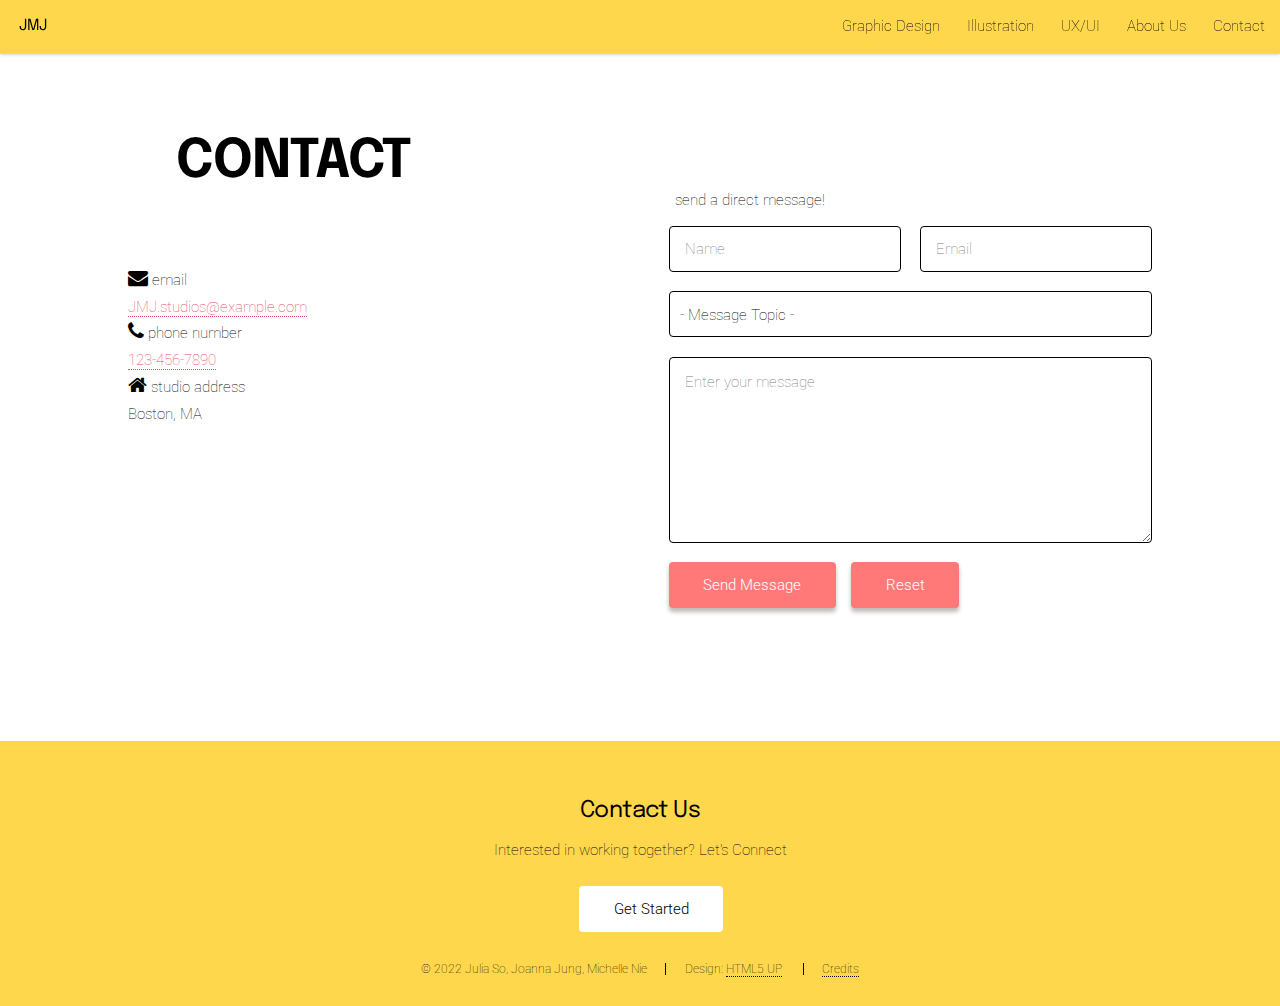
<file: html5up-landed/contacts.html>
<html>
	<head>
		<title>Contact | JMJ Studio</title>
		<meta charset="utf-8" />
		<meta name="viewport" content="width=device-width, initial-scale=1, user-scalable=no" />
		<link rel="stylesheet" href="assets/css/main.css" />
		<noscript><link rel="stylesheet" href="assets/css/noscript.css" /></noscript>
		<link rel="stylesheet" href="https://cdnjs.cloudflare.com/ajax/libs/font-awesome/4.7.0/css/font-awesome.min.css">
		<link href="assets/lightbox2-dev/dist/css/lightbox.css" rel="stylesheet" />
		<style>
		@import url('https://fonts.googleapis.com/css2?family=Epilogue:wght@100;300;400;500;700;900&display=swap');
		</style>
	</head>
	<body class="is-preload">
		<div id="page-wrapper">

			<!-- Header -->
				<header id="header">
					<h1 id="logo"><a href="index.html">JMJ</a></h1>
					<nav id="nav">
						<ul>
							<li><a href="graphicdesign.html" class="nav">Graphic Design</a></li>
							<li><a href="illustration.html" class="nav">Illustration</a></li>
							<li><a href="#" class="nav">UX/UI</a></li>
							<li><a href="about.html" class="nav">About Us</a></li>
							<li><a href="contacts.html" class="nav">Contact</a></li>
						</ul>
					</nav>
				</header>
			<!-- Main -->
				<div id="main" class="wrapper style1">
					<div class="cont">
						<div class="row gtr-150">
							<div class="col-6 col-12-medium">
								<h2 class="cont">CONTACT</h2>
									<p class="cont-info" id="cont-top"><i class="fa fa-envelope" style="font-size:20px"></i> email</p> <a href = "mailto: JMJ.studios@example.com" id="cont-href"></i>JMJ.studios@example.com</a>
									<p class="cont-info"><i class="fa fa-phone" style="font-size:20px"></i> phone number</p> <a href="tel:123-456-7890" id="cont-href">123-456-7890</a>
									<p class="cont-info"><i class="fa fa-home" style="font-size:20px"></i> studio address</p>
									<p style="color: black;">Boston, MA</p>
							</div>
					
							<div class="col-6 col-12-medium">
							<form method="post" action="#">
								<p style="color: black; margin: 5vw 0 1vw 0.5vw;">send a direct message!</p>
									<div class="row gtr-uniform gtr-50">

										<div class="col-6 col-12-xsmall">
											<input type="text" name="name" id="name" value="" placeholder="Name" class="cont"/>
										</div>
										<div id="InputEmail"class="col-6 col-12-xsmall">
											<input type="email" name="email" id="email" value="" placeholder="Email" class="cont"/>
										</div>
										<div class="col-12">
											<select name="category" id="category" class="cont" style="color: black;">
												<option value="">- Message Topic -</option>
												<option value="1">Company Design</option>
												<option value="1">Independent Project</option>
												<option value="1">Commission Work</option>
												<option value="1">Others</option>
											</select>
										</div>
										
										<div class="col-12">
											<textarea name="message" id="message" placeholder="Enter your message" rows="6" style="color: black;"></textarea>
										</div>
										<div class="col-12">
											<ul class="actions">
												<li><input type="submit" value="Send Message"/></li>
												<li><input type="reset" value="Reset" /></li>
											</ul>
										</div>
									</div>
								</form>	
						</div>
					</div>
				</div>
			</div>
			<!-- Footer -->
				<footer id="footer">
					<div class="container">
						<header>
							<h2 class="h2_contact">Contact Us</h2>
							<p class="p_contact">Interested in working together? Let's Connect</p>
						</header>
							<div>
								<ul class="button_contact">
									<li> <a href="contacts.html"" id="button_contact">Get Started</a></li>
								</ul>
							</div>
					</div>
					<ul class="copyright">
						<li>&copy; 2022 Julia So, Joanna Jung, Michelle Nie</li><li>Design: <a href="http://html5up.net">HTML5 UP</a></li>
						<li><a href="credits.html">Credits</a></li>
					</ul>
				</footer>
			
	
		<!-- Scripts -->
			<script src="assets/js/jquery.min.js"></script>
			<script src="assets/js/jquery.scrolly.min.js"></script>
			<script src="assets/js/jquery.dropotron.min.js"></script>
			<script src="assets/js/jquery.scrollex.min.js"></script>
			<script src="assets/js/browser.min.js"></script>
			<script src="assets/js/breakpoints.min.js"></script>
			<script src="assets/js/util.js"></script>
			<script src="assets/js/main.js"></script>
			<script src="assets/lightbox2-dev/dist/js/lightbox-plus-jquery.js"></script>

	</body>
</html>
</file>
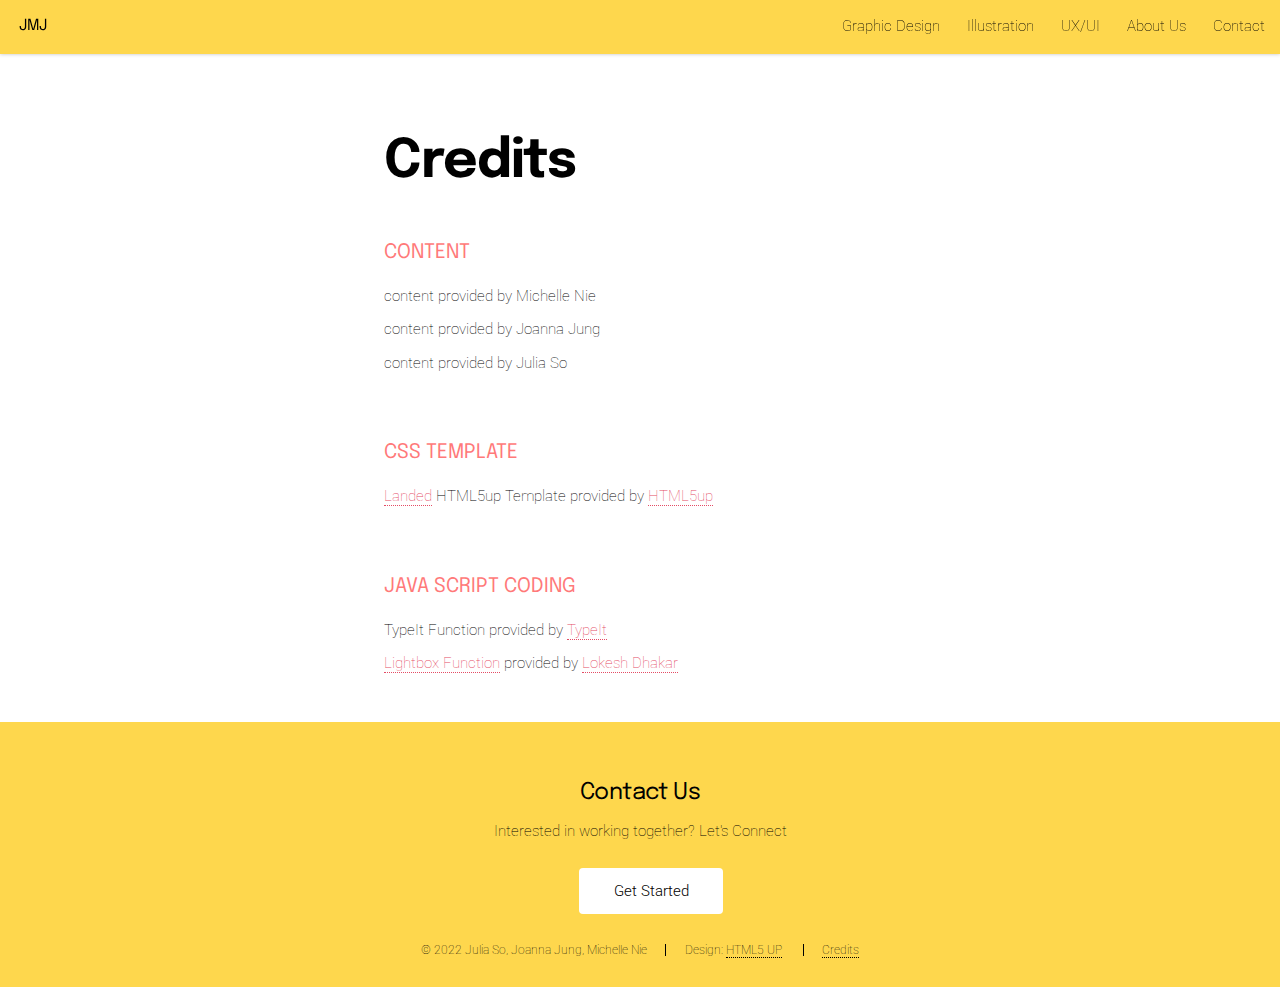
<file: html5up-landed/credits.html>
<!DOCTYPE HTML>
<!--
	Landed by HTML5 UP
	html5up.net | @ajlkn
	Free for personal and commercial use under the CCA 3.0 license (html5up.net/license)
-->
<html>
	<head>
		<title>Credits | JMJ Studio</title>
		<meta charset="utf-8" />
		<meta name="viewport" content="width=device-width, initial-scale=1, user-scalable=no" />
		<link rel="stylesheet" href="assets/css/main.css" />
		<noscript><link rel="stylesheet" href="assets/css/noscript.css" /></noscript>
		<link href="assets/lightbox2-dev/dist/css/lightbox.css" rel="stylesheet" />
		<style>
		@import url('https://fonts.googleapis.com/css2?family=Epilogue:wght@100;300;400;500;700;900&display=swap');
		</style>
	</head>
	<body class="is-preload">
		<div id="page-wrapper">

			<!-- Header -->
				<header id="header">
					<h1 id="logo"><a href="index.html">JMJ</a></h1>
					<nav id="nav">
						<ul>
							<li><a href="graphicdesign.html" class="nav">Graphic Design</a></li>
							<li><a href="illustration.html" class="nav">Illustration</a></li>
							<li><a href="#" class="nav">UX/UI</a></li>
							<li><a href="about.html" class="nav">About Us</a></li>
							<li><a href="contacts.html" class="nav">Contact</a></li>
						</ul>
					</nav>
				</header>

			<!-- Main -->
			<div id="main" class="wrapper style1">
					<div class="content">
					
					
					<h2 class="cred">Credits</h2>
					
					<h1 class="cred1">CONTENT</h1>
						<p class="cred">content provided by Michelle Nie</p>
						<p class="cred">content provided by Joanna Jung</p>
						<p class="cred">content provided by Julia So</p>
					</div>
					
					<div class="content">
					<h1 class="cred2">CSS TEMPLATE</h1>
						<p class="cred"><a href="https://html5up.net/landed">Landed</a> HTML5up Template provided by <a href="https://html5up.net/">HTML5up</a></p>
					</div>
					
					<div class="content">
					<h1 class="cred3">JAVA SCRIPT CODING</h1>
						<p class="cred">TypeIt Function provided by <a href="https://www.typeitjs.com/">TypeIt</a></p>
						<p class="cred"><a href="https://lokeshdhakar.com/projects/lightbox2/">Lightbox Function</a> provided by <a href="https://lokeshdhakar.com/">Lokesh Dhakar</a></p>
					</div>
				</div>

			<!-- Footer -->
				<footer id="footer">
					<div class="container">
						<header>
							<h2 class="h2_contact">Contact Us</h2>
							<p class="p_contact">Interested in working together? Let's Connect</p>
						</header>
							<div>
								<ul class="button_contact">
									<li> <a href="contacts.html"" id="button_contact">Get Started</a></li>
								</ul>
							</div>
					</div>
					<ul class="copyright">
						<li>&copy; 2022 Julia So, Joanna Jung, Michelle Nie</li><li>Design: <a href="http://html5up.net">HTML5 UP</a></li>
						<li><a href="credits.html">Credits</a></li>
					</ul>
				</footer>
		</div>

		<!-- Scripts -->
			<script src="assets/js/jquery.min.js"></script>
			<script src="assets/js/jquery.scrolly.min.js"></script>
			<script src="assets/js/jquery.dropotron.min.js"></script>
			<script src="assets/js/jquery.scrollex.min.js"></script>
			<script src="assets/js/browser.min.js"></script>
			<script src="assets/js/breakpoints.min.js"></script>
			<script src="assets/js/util.js"></script>
			<script src="assets/js/main.js"></script>
			<script src="assets/lightbox2-dev/dist/js/lightbox-plus-jquery.js"></script>
	</body>
</html>
</file>
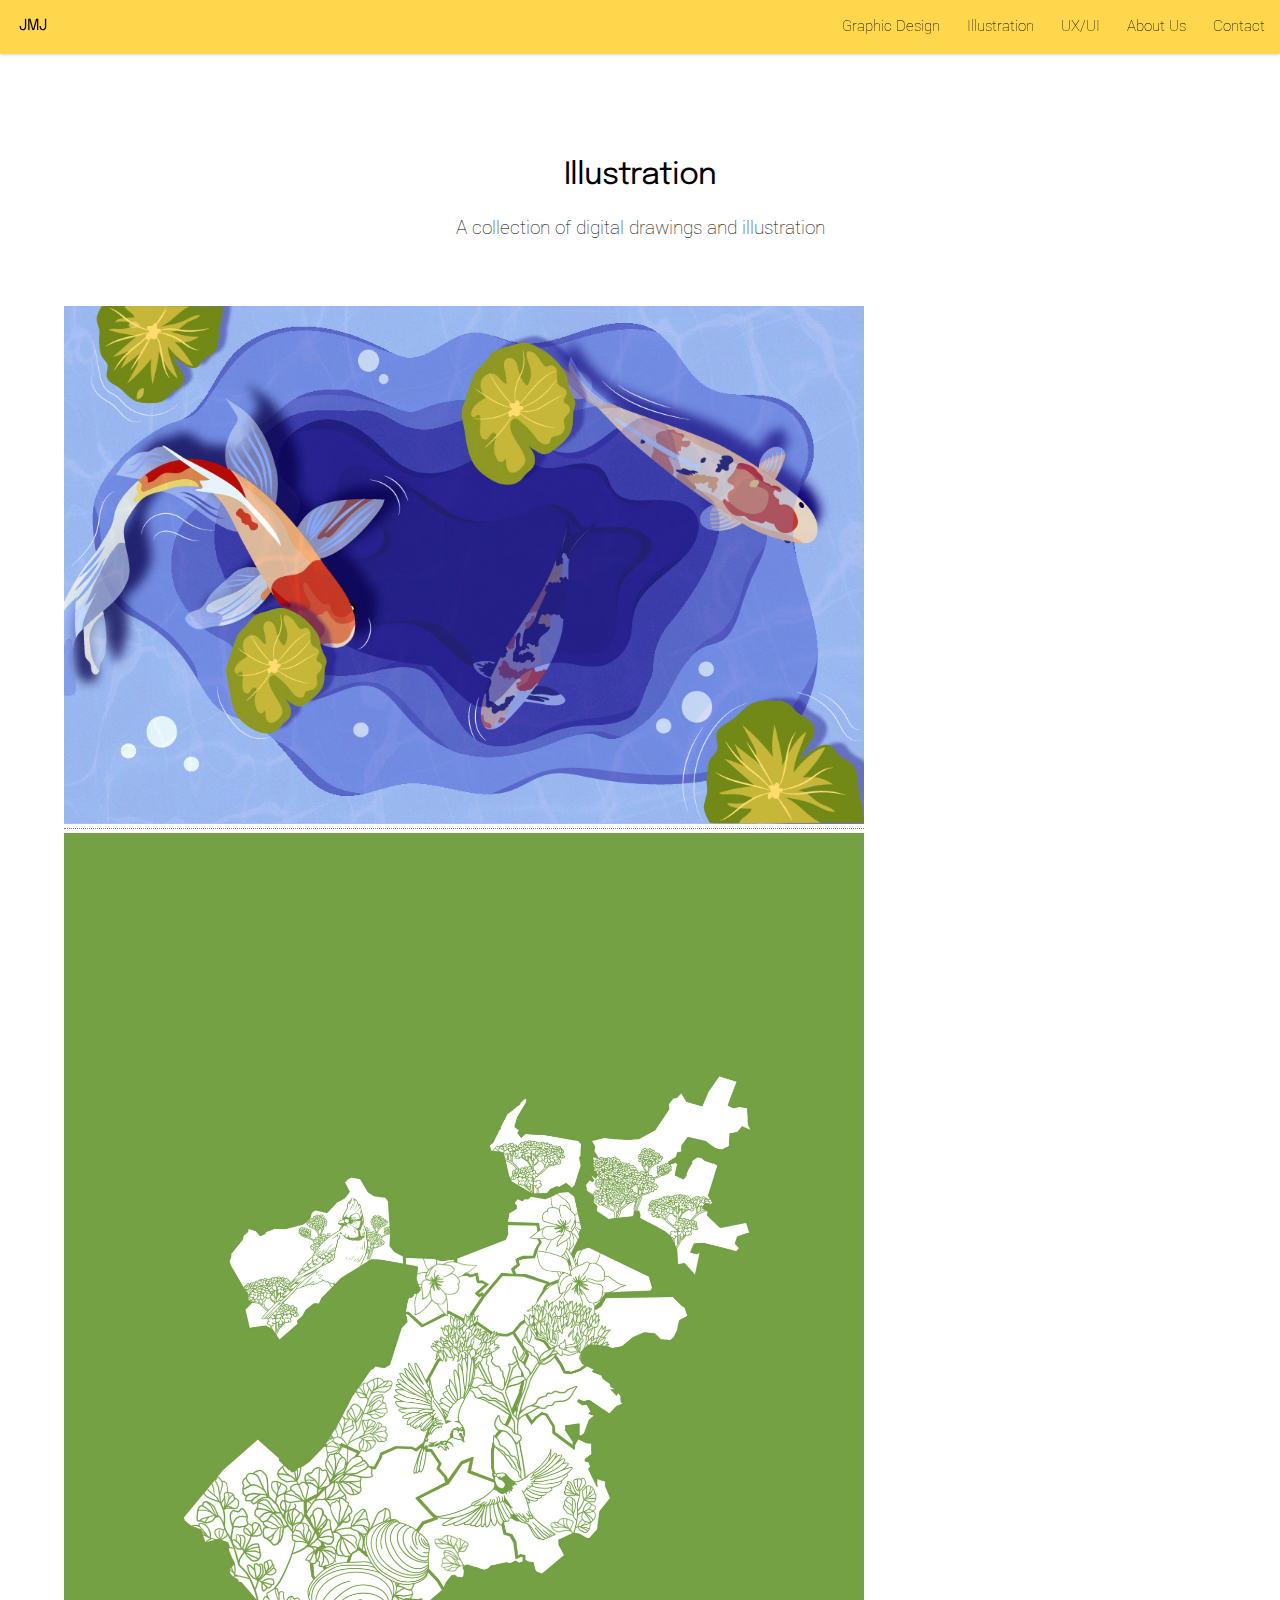
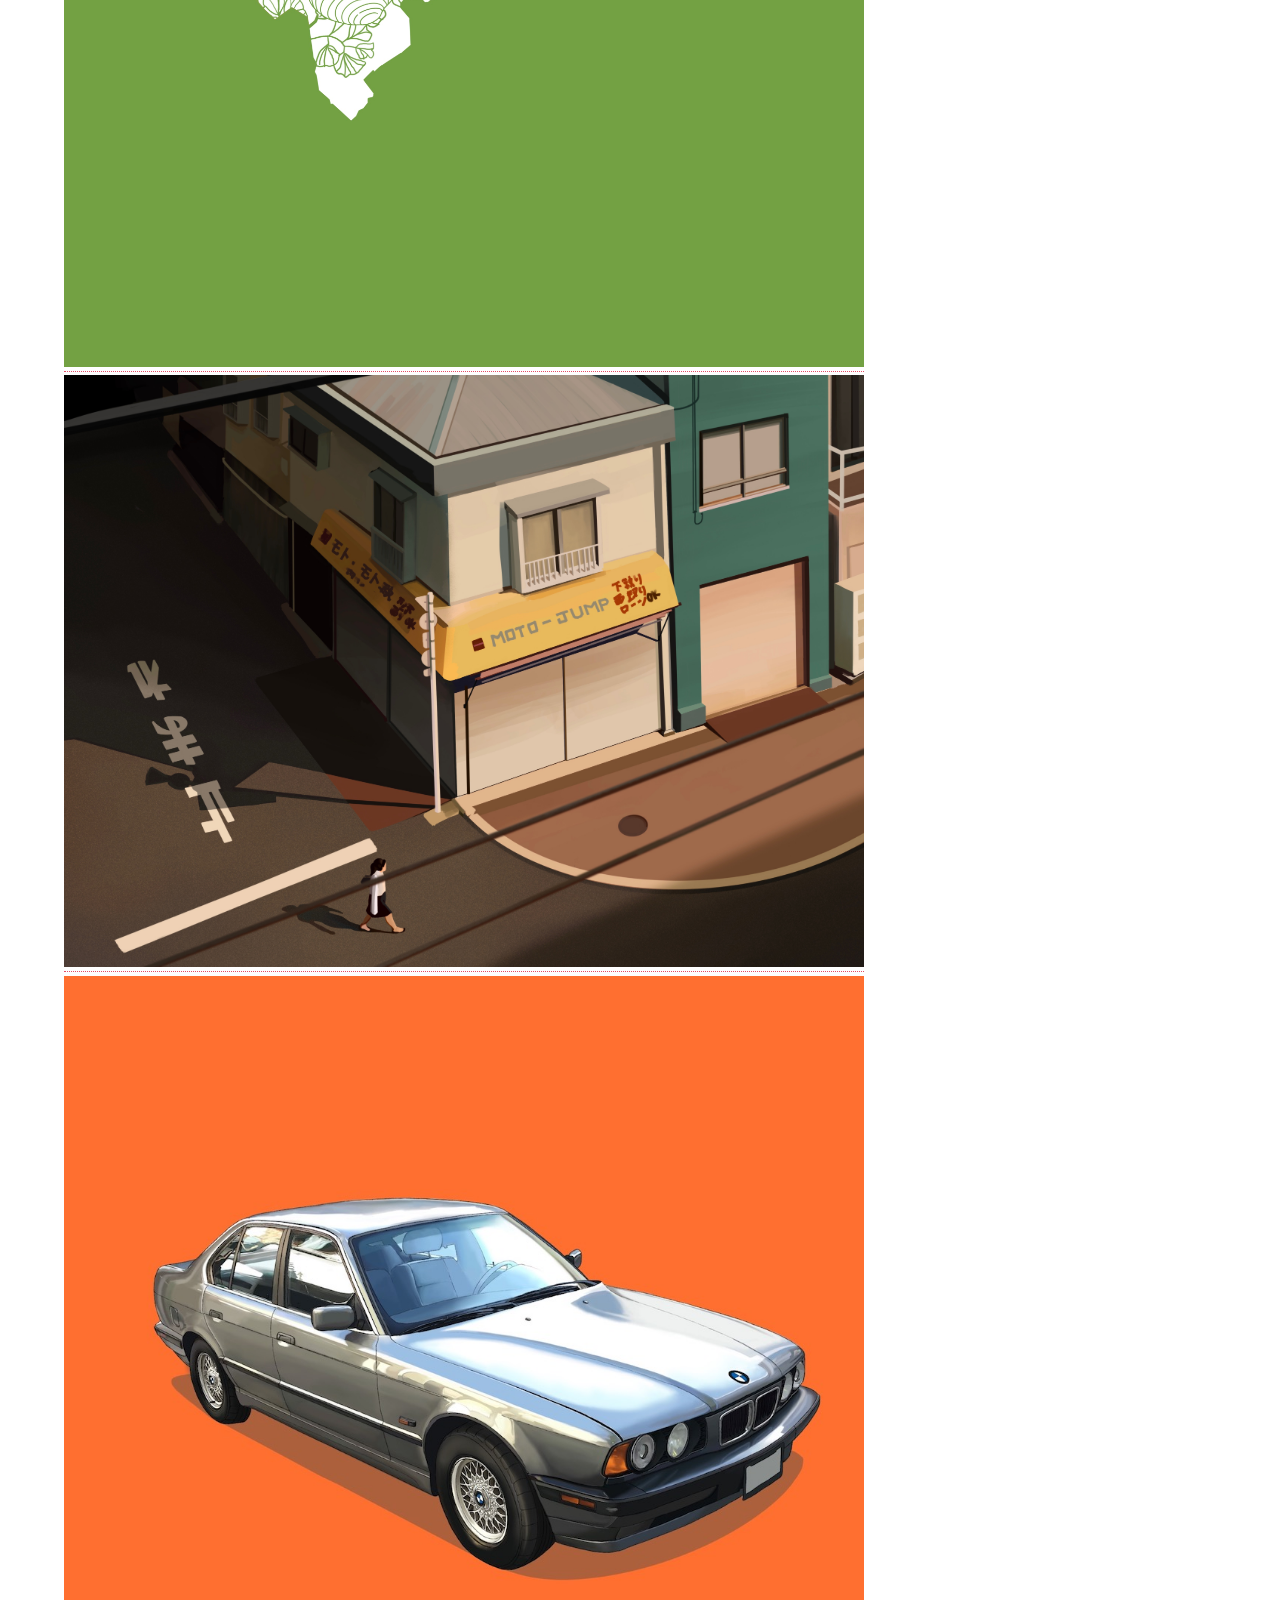
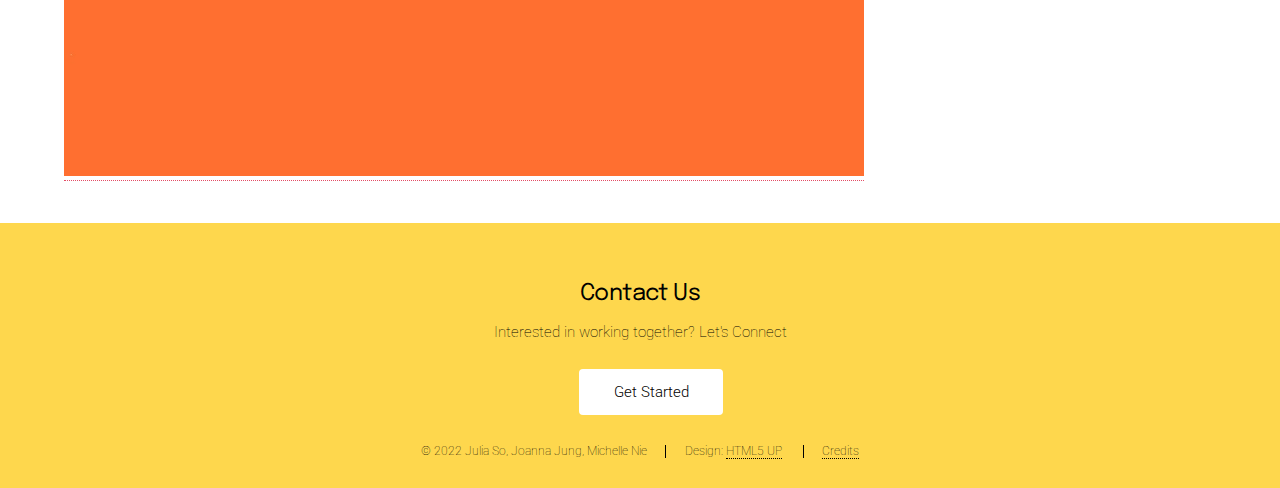
<file: html5up-landed/illustration.html>
<!DOCTYPE HTML>
<!--
	Landed by HTML5 UP
	html5up.net | @ajlkn
	Free for personal and commercial use under the CCA 3.0 license (html5up.net/license)
-->
<html>
	<head>
		<title>Illustration | JMJ Studio</title>
		<meta charset="utf-8" />
		<meta name="viewport" content="width=device-width, initial-scale=1, user-scalable=no" />
		<link rel="stylesheet" href="assets/css/main.css" />
		<noscript><link rel="stylesheet" href="assets/css/noscript.css" /></noscript>
		<link href="assets/lightbox2-dev/dist/css/lightbox.css" rel="stylesheet" />
		<style>
		@import url('https://fonts.googleapis.com/css2?family=Epilogue:wght@100;300;400;500;700;900&display=swap');
		</style>
	</head>
	
	
	<body class="is-preload">
		<div id="page-wrapper">

			<!-- Header -->
				<header id="header">
					<h1 id="logo"><a href="index.html">JMJ</a></h1>
					<nav id="nav">
						<ul>
							<li><a href="graphicdesign.html" class="nav">Graphic Design</a></li>
							<li><a href="illustration.html" class="nav">Illustration</a></li>
							<li><a href="uxui.html" class="nav">UX/UI</a></li>
							<li><a href="about.html" class="nav">About Us</a></li>
							<li><a href="contacts.html" class="nav">Contact</a></li>
						</ul>
					</nav>
				</header>

			<!-- Main -->
				<div id="main" class="wrapper style1">
					<div class="container">
						<header class="major">
							<h2>Illustration</h2>
							<p>A collection of digital drawings and illustration</p>
						</header>

						<!-- Content -->
							<section id="content">
				
								<a href="images/koi.jpg" data-lightbox="illustration" data-title="Koi Fish"><img src="images/koi.jpg" class="digital_image"></a> 
								
								<a href="images/land_acknowledgement.jpg" data-lightbox="illustration" data-title="Land Acknowledgement"><img src="images/land_acknowledgement.jpg" class="digital_image"></a> 
	
								<a href="images/buildings.jpeg" data-lightbox="illustration" data-title="Buildings"><img src="images/buildings.jpeg" class="digital_image"></a> 
										
								<a href="images/car.jpg" data-lightbox="illustration" data-title="Car"><img src="images/car.jpg" class="digital_image"></a> 
								
							</section>
							
							
					</div>
				</div>
		</div>
		
		<!-- Footer -->
				<footer id="footer">
					<div class="container">
						<header>
							<h2 class="h2_contact">Contact Us</h2>
							<p class="p_contact">Interested in working together? Let's Connect</p>
						</header>
							<div>
								<ul class="button_contact">
									<li> <a href="contacts.html"" id="button_contact">Get Started</a></li>
								</ul>
							</div>
					</div>
					<ul class="copyright">
						<li>&copy; 2022 Julia So, Joanna Jung, Michelle Nie</li><li>Design: <a href="http://html5up.net">HTML5 UP</a></li>
						<li><a href="credits.html">Credits</a></li>
					</ul>
				</footer>


		<!-- Scripts -->
			<script src="assets/js/jquery.min.js"></script>
			<script src="assets/js/jquery.scrolly.min.js"></script>
			<script src="assets/js/jquery.dropotron.min.js"></script>
			<script src="assets/js/jquery.scrollex.min.js"></script>
			<script src="assets/js/browser.min.js"></script>
			<script src="assets/js/breakpoints.min.js"></script>
			<script src="assets/js/util.js"></script>
			<script src="assets/js/main.js"></script>
			<script src="assets/lightbox2-dev/dist/js/lightbox-plus-jquery.js"></script>

	</body>
</html>
</file>
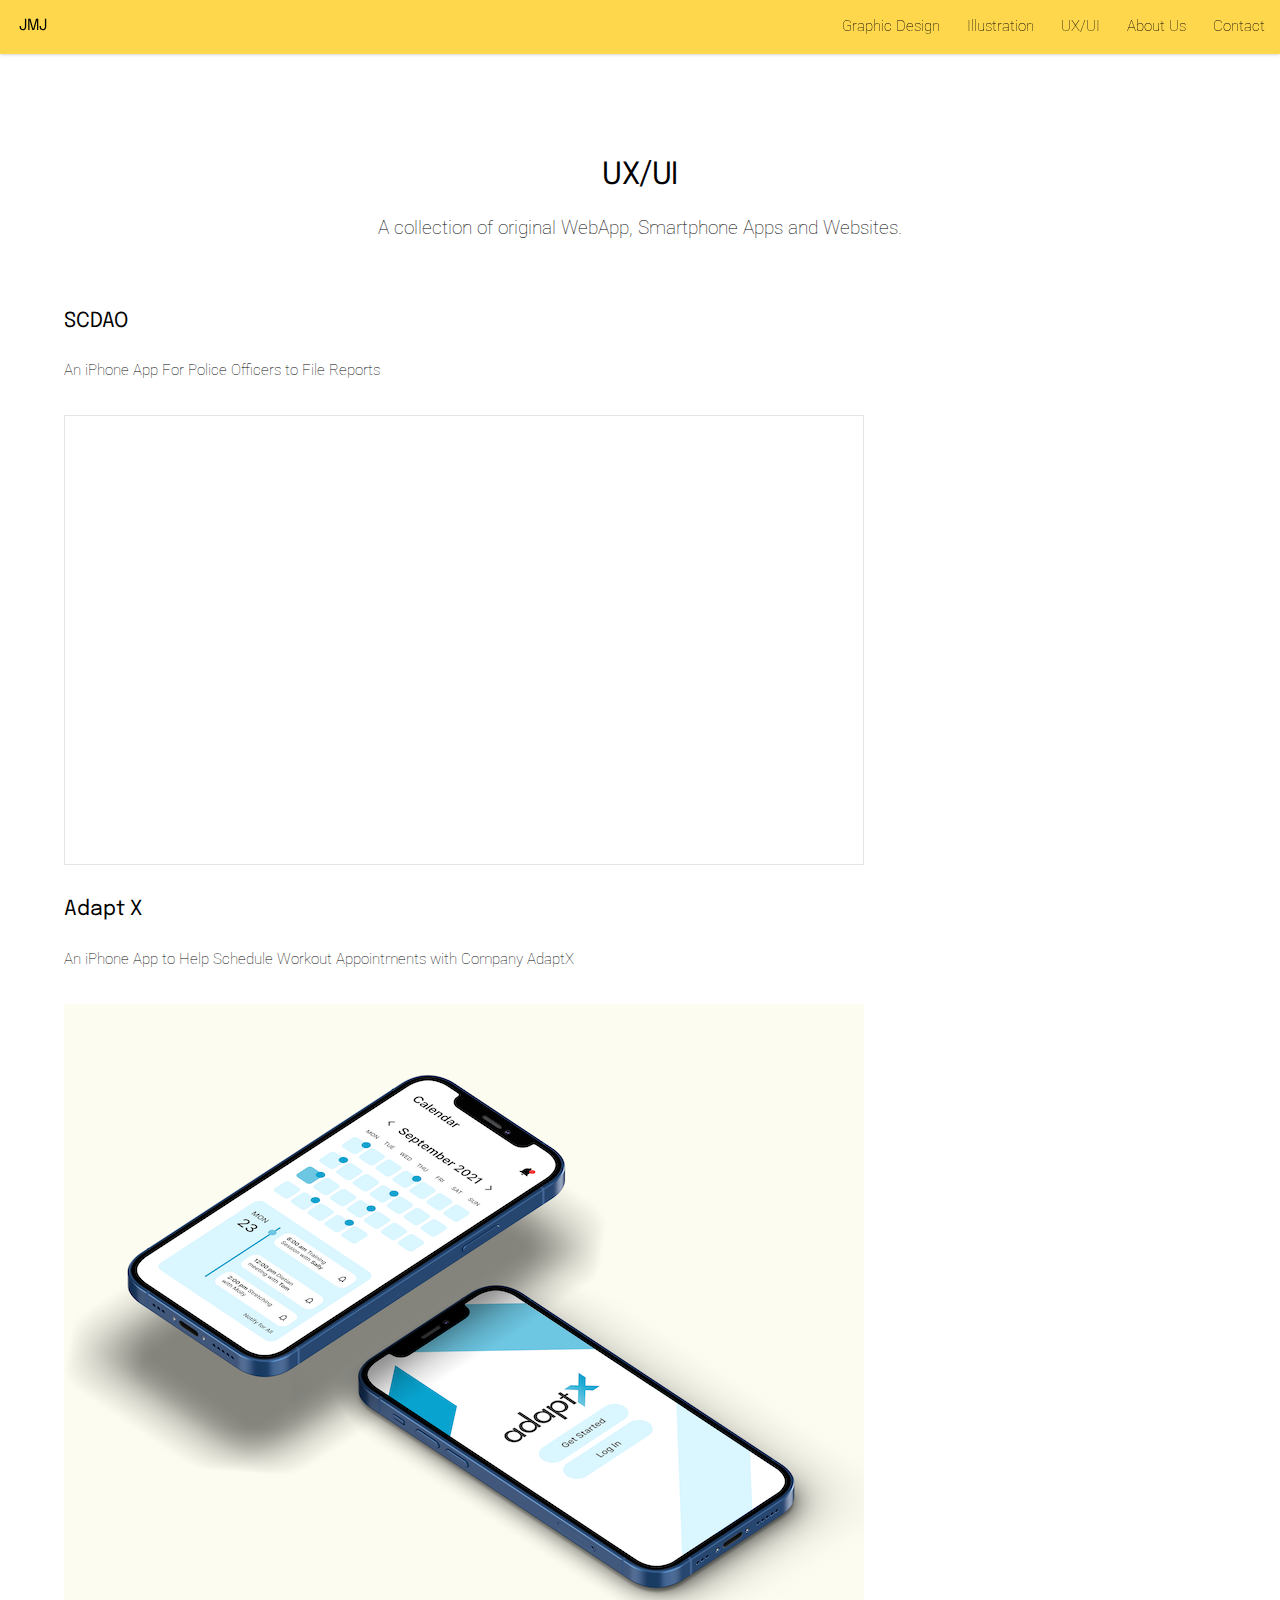
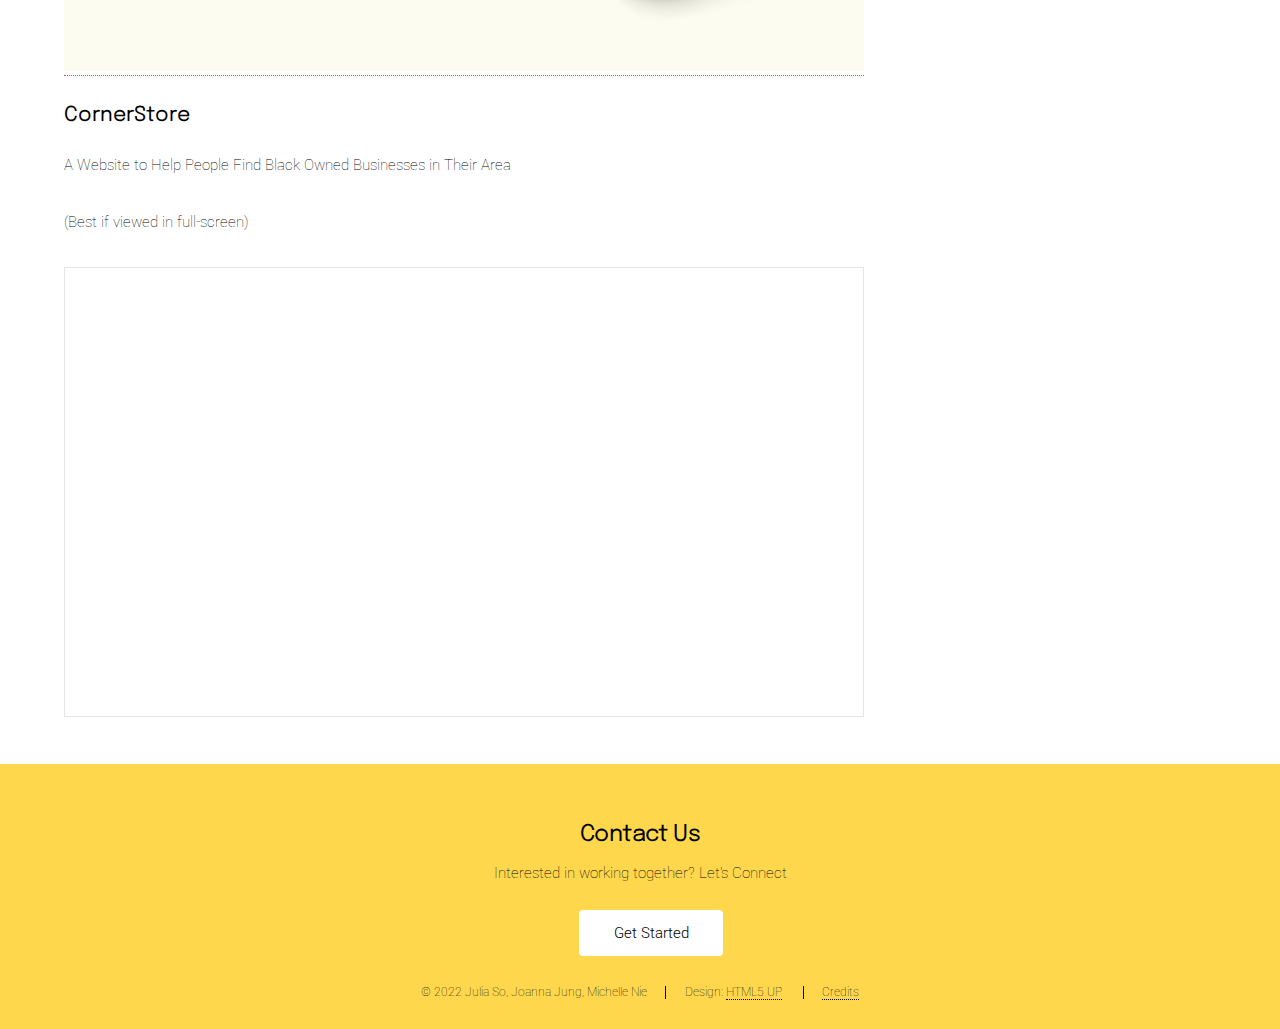
<file: html5up-landed/uxui.html>
<!DOCTYPE HTML>
<!--
	Landed by HTML5 UP
	html5up.net | @ajlkn
	Free for personal and commercial use under the CCA 3.0 license (html5up.net/license)
-->
<html>
	<head>
		<title>UXUI | JMJ Studio</title>
		<meta charset="utf-8" />
		<meta name="viewport" content="width=device-width, initial-scale=1, user-scalable=no" />
		<link rel="stylesheet" href="assets/css/main.css" />
		<noscript><link rel="stylesheet" href="assets/css/noscript.css" /></noscript>
		<link href="assets/lightbox2-dev/dist/css/lightbox.css" rel="stylesheet" />
		<style>
		@import url('https://fonts.googleapis.com/css2?family=Epilogue:wght@100;300;400;500;700;900&display=swap');
		</style>
	</head>
	
	<body class="is-preload">
		<div id="page-wrapper">

			<!-- Header -->
				<header id="header">
					<h1 id="logo"><a href="index.html">JMJ</a></h1>
					<nav id="nav">
						<ul>
							<li><a href="graphicdesign.html" class="nav">Graphic Design</a></li>
							<li><a href="illustration.html" class="nav">Illustration</a></li>
							<li><a href="uxui.html" class="nav">UX/UI</a></li>
							<li><a href="about.html" class="nav">About Us</a></li>
							<li><a href="contacts.html" class="nav">Contact</a></li>
						</ul>
					</nav>
				</header>

			<!-- Main -->
				<div id="main" class="wrapper style1">
					<div class="container">
						<header class="major">
							<h2>UX/UI</h2>
							<p>A collection of original WebApp, Smartphone Apps and Websites.</p>
						</header>

								<h3> SCDAO </h3>
								<p> An iPhone App For Police Officers to File Reports</p>							
								<iframe style="border: 1px solid rgba(0, 0, 0, 0.1);" 
								width="800" height="450" 
								src="https://www.figma.com/embed?embed_host=share&url=https%3A%2F%2Fwww.figma.com%2Fproto%2FV0AWu1WVvMrEYTaH2M6cdF%2FSCDAO-Summer-2021%3Fnode-id%3D35%253A307%26scaling%3Dscale-down%26page-id%3D35%253A196%26starting-point-node-id%3D35%253A197%26show-proto-sidebar%3D1" allowfullscreen></iframe>
								
								<h3> Adapt X </h3>	
								<p> An iPhone App to Help Schedule Workout Appointments with Company AdaptX </p>
								<a href="images/adaptx.png" data-lightbox="graphic-design" data-title="Wireframes for iPhone App for Company AdaptX"><img src="images/adaptx.png" class="ux_images"></a>
				
								<h3>CornerStore</h3>
								<p> A Website to Help People Find Black Owned Businesses in Their Area</p>
								<p>(Best if viewed in full-screen)</p>
								<iframe style="border: 1px solid rgba(0, 0, 0, 0.1);" width="800" height="450" 
								src="https://www.figma.com/embed?embed_host=share&url=https%3A%2F%2Fwww.figma.com%2Fproto%2F13XMvixSDwlaRM4EZRfWDS%2FCornerStore%3Fnode-id%3D296%253A30%26scaling%3Dmin-zoom%26page-id%3D0%253A1%26starting-point-node-id%3D121%253A42" allowfullscreen></iframe>
							
							
					</div>
				</div>

			<!-- Footer -->
				<footer id="footer">
					<div class="container">
						<header>
							<h2 class="h2_contact">Contact Us</h2>
							<p class="p_contact">Interested in working together? Let's Connect</p>
						</header>
							<div>
								<ul class="button_contact">
									<li> <a href="contacts.html"" id="button_contact">Get Started</a></li>
								</ul>
							</div>
					</div>
					<ul class="copyright">
						<li> &copy; 2022 Julia So, Joanna Jung, Michelle Nie</li><li>Design: <a href="http://html5up.net">HTML5 UP</a></li>
						<li><a href="credits.html">Credits</a></li>
					</ul>
				</footer>
		</div>
		
		
		<!-- Prompt -->
				<script>
				function ask(){
				var answer = prompt("Are you interested in seeing the newest project? If yes, put 'Y'. Otherwise, put 'N'.");
				console.log(answer);
				if (answer==="N" || answer ==="n"){
				alert("If this is the case, you are not allowed to see this website!");
				document.getElementById("time_website").setAttribute("style","display:none");	
				} else if(answer==="Y" || answer ==="y"){
				document.getElementById("time_website").setAttribute("style","display");
				document.getElementById("new_project").setAttribute("style","display:none");
				}
				}
				</script>

		<!-- Scripts -->
			<script src="assets/js/jquery.min.js"></script>
			<script src="assets/js/jquery.scrolly.min.js"></script>
			<script src="assets/js/jquery.dropotron.min.js"></script>
			<script src="assets/js/jquery.scrollex.min.js"></script>
			<script src="assets/js/browser.min.js"></script>
			<script src="assets/js/breakpoints.min.js"></script>
			<script src="assets/js/util.js"></script>
			<script src="assets/js/main.js"></script>
			<script src="assets/lightbox2-dev/dist/js/lightbox-plus-jquery.js"></script>
	</body>
</html>
</file>
<file: html5up-landed/assets/css/noscript.css>
/*
	Landed by HTML5 UP
	html5up.net | @ajlkn
	Free for personal and commercial use under the CCA 3.0 license (html5up.net/license)
*/

/* Loader */

	body.landing.is-preload:before {
		display: none;
	}

	body.landing.is-preload:after {
		display: none;
	}
</file>
<file: html5up-landed/assets/css/main.css>
@import url("fontawesome-all.min.css");
@import url("https://fonts.googleapis.com/css?family=Roboto:100,300,100italic,300italic");

/*
	Landed by HTML5 UP
	html5up.net | @ajlkn
	Free for personal and commercial use under the CCA 3.0 license (html5up.net/license)
*/

html, body, div, span, applet, object,
iframe, h1, h2, h3, h4, h5, h6, p, blockquote,
pre, a, abbr, acronym, address, big, cite,
code, del, dfn, em, img, ins, kbd, q, s, samp,
small, strike, strong, sub, sup, tt, var, b,
u, i, center, dl, dt, dd, ol, ul, li, fieldset,
form, label, legend, table, caption, tbody,
tfoot, thead, tr, th, td, article, aside,
canvas, details, embed, figure, figcaption,
footer, header, hgroup, menu, nav, output, ruby,
section, summary, time, mark, audio, video {
	margin: 0;
	padding: 0;
	border: 0;
	font-size: 100%;
	font: inherit;
	vertical-align: baseline;}

article, aside, details, figcaption, figure,
footer, header, hgroup, menu, nav, section {
	display: block;}

body {
	line-height: 1;
}

ol, ul {
	list-style: none;
}

blockquote, q {
	quotes: none;
}

	blockquote:before, blockquote:after, q:before, q:after {
		content: '';
		content: none;
	}

table {
	border-collapse: collapse;
	border-spacing: 0;
}

body {
	-webkit-text-size-adjust: none;
}

mark {
	background-color: transparent;
	color: inherit;
}

input::-moz-focus-inner {
	border: 0;
	padding: 0;
}

input, select, textarea {
	-moz-appearance: none;
	-webkit-appearance: none;
	-ms-appearance: none;
	appearance: none;
}

/* Basic */

	html {
		box-sizing: border-box;
	}

	*, *:before, *:after {
		box-sizing: inherit;
	}

	html, body {
		background: #1c1d26;
	}

	body.is-preload *, body.is-preload *:before, body.is-preload *:after {
		-moz-animation: none !important;
		-webkit-animation: none !important;
		-ms-animation: none !important;
		animation: none !important;
		-moz-transition: none !important;
		-webkit-transition: none !important;
		-ms-transition: none !important;
		transition: none !important;
	}

	body, input, select, textarea {
		color: rgba(255, 255, 255, 0.75);
		font-family: "Montserrat","Roboto", Helvetica, sans-serif;
		font-size: 15pt;
		font-weight: 100;
		line-height: 1.75em;
		background-color: white
	}

	a {
		-moz-transition: border-color 0.2s ease-in-out, color 0.2s ease-in-out;
		-webkit-transition: border-color 0.2s ease-in-out, color 0.2s ease-in-out;
		-ms-transition: border-color 0.2s ease-in-out, color 0.2s ease-in-out;
		transition: border-color 0.2s ease-in-out, color 0.2s ease-in-out;
		border-bottom: dotted 1px;
		color: #e44c65;
		text-decoration: none;
	}

		a:hover {
			border-bottom-color: transparent;
		}

	strong, b {
		color: #ffffff;
		font-weight: 300;
	}

	em, i {
		font-style: italic;
	}

	p {
		margin: 0 0 2em 0;
		color: #000000;
	}

	h1, h2, h3, h4, h5, h6 {
		color: black;
		font-weight: normal;
		line-height: 1em;
		margin: 1em 0 1em 0;
		font-family: Epilogue, "sans serif";
	}

		h1 a, h2 a, h3 a, h4 a, h5 a, h6 a {
			color: inherit;
			border: 0;
		}

	h2 {
		font-size: 2em;
		line-height: 1.5em;
		letter-spacing: -0.025em;
	}

	h3 {
		font-size: 1.35em;
		line-height: 1.5em;
	}

	h4 {
		font-size: 1.1em;
		line-height: 1.5em;
	}

	h5 {
		font-size: 0.9em;
		line-height: 1.5em;
	}

	h6 {
		font-size: 0.7em;
		line-height: 1.5em;
	}

	sub {
		font-size: 0.8em;
		position: relative;
		top: 0.5em;
	}

	sup {
		font-size: 0.8em;
		position: relative;
		top: -0.5em;
	}

	hr {
		border: 0;
		border-bottom: solid 1px rgba(255, 255, 255, 0.3);
		margin: 3em 0;
	}

		hr.major {
			margin: 4em 0;
		}

	blockquote {
		border-left: solid 4px rgba(255, 255, 255, 0.3);
		font-style: italic;
		margin: 0 0 2em 0;
		padding: 0.5em 0 0.5em 2em;
	}

	code {
		background: rgba(255, 255, 255, 0.075);
		border-radius: 4px;
		font-family: "Courier New", monospace;
		font-size: 0.9em;
		margin: 0 0.25em;
		padding: 0.25em 0.65em;
	}

	pre {
		-webkit-overflow-scrolling: touch;
		font-family: "Courier New", monospace;
		font-size: 0.9em;
		margin: 0 0 2em 0;
	}

		pre code {
			display: block;
			line-height: 1.75em;
			padding: 1em 1.5em;
			overflow-x: auto;
		}

	.align-left {
		text-align: left;
	}

	.align-center {
		text-align: center;
	}

	.align-right {
		text-align: right;
	}

/* Nav Bar */
	.nav:hover {
	font-weight: bold;
	text-decoration: underline; 
	
	}


/* Loader */

	@-moz-keyframes spinner-show {
		0% {
			opacity: 0;
		}

		100% {
			opacity: 1;
		}
	}

	@-webkit-keyframes spinner-show {
		0% {
			opacity: 0;
		}

		100% {
			opacity: 1;
		}
	}

	@-ms-keyframes spinner-show {
		0% {
			opacity: 0;
		}

		100% {
			opacity: 1;
		}
	}

	@keyframes spinner-show {
		0% {
			opacity: 0;
		}

		100% {
			opacity: 1;
		}
	}

	@-moz-keyframes spinner-hide {
		0% {
			color: rgba(255, 255, 255, 0.15);
			z-index: 100001;
			-moz-transform: scale(1) rotate(0deg);
			-webkit-transform: scale(1) rotate(0deg);
			-ms-transform: scale(1) rotate(0deg);
			transform: scale(1) rotate(0deg);
		}

		99% {
			color: #1c1d26;
			z-index: 100001;
			-moz-transform: scale(0.5) rotate(360deg);
			-webkit-transform: scale(0.5) rotate(360deg);
			-ms-transform: scale(0.5) rotate(360deg);
			transform: scale(0.5) rotate(360deg);
		}

		100% {
			color: #1c1d26;
			z-index: -1;
			-moz-transform: scale(0.5) rotate(360deg);
			-webkit-transform: scale(0.5) rotate(360deg);
			-ms-transform: scale(0.5) rotate(360deg);
			transform: scale(0.5) rotate(360deg);
		}
	}

	@-webkit-keyframes spinner-hide {
		0% {
			color: rgba(255, 255, 255, 0.15);
			z-index: 100001;
			-moz-transform: scale(1) rotate(0deg);
			-webkit-transform: scale(1) rotate(0deg);
			-ms-transform: scale(1) rotate(0deg);
			transform: scale(1) rotate(0deg);
		}

		99% {
			color: #1c1d26;
			z-index: 100001;
			-moz-transform: scale(0.5) rotate(360deg);
			-webkit-transform: scale(0.5) rotate(360deg);
			-ms-transform: scale(0.5) rotate(360deg);
			transform: scale(0.5) rotate(360deg);
		}

		100% {
			color: #1c1d26;
			z-index: -1;
			-moz-transform: scale(0.5) rotate(360deg);
			-webkit-transform: scale(0.5) rotate(360deg);
			-ms-transform: scale(0.5) rotate(360deg);
			transform: scale(0.5) rotate(360deg);
		}
	}

	@-ms-keyframes spinner-hide {
		0% {
			color: rgba(255, 255, 255, 0.15);
			z-index: 100001;
			-moz-transform: scale(1) rotate(0deg);
			-webkit-transform: scale(1) rotate(0deg);
			-ms-transform: scale(1) rotate(0deg);
			transform: scale(1) rotate(0deg);
		}

		99% {
			color: #1c1d26;
			z-index: 100001;
			-moz-transform: scale(0.5) rotate(360deg);
			-webkit-transform: scale(0.5) rotate(360deg);
			-ms-transform: scale(0.5) rotate(360deg);
			transform: scale(0.5) rotate(360deg);
		}

		100% {
			color: #1c1d26;
			z-index: -1;
			-moz-transform: scale(0.5) rotate(360deg);
			-webkit-transform: scale(0.5) rotate(360deg);
			-ms-transform: scale(0.5) rotate(360deg);
			transform: scale(0.5) rotate(360deg);
		}
	}

	@keyframes spinner-hide {
		0% {
			color: rgba(255, 255, 255, 0.15);
			z-index: 100001;
			-moz-transform: scale(1) rotate(0deg);
			-webkit-transform: scale(1) rotate(0deg);
			-ms-transform: scale(1) rotate(0deg);
			transform: scale(1) rotate(0deg);
		}

		99% {
			color: #1c1d26;
			z-index: 100001;
			-moz-transform: scale(0.5) rotate(360deg);
			-webkit-transform: scale(0.5) rotate(360deg);
			-ms-transform: scale(0.5) rotate(360deg);
			transform: scale(0.5) rotate(360deg);
		}

		100% {
			color: #1c1d26;
			z-index: -1;
			-moz-transform: scale(0.5) rotate(360deg);
			-webkit-transform: scale(0.5) rotate(360deg);
			-ms-transform: scale(0.5) rotate(360deg);
			transform: scale(0.5) rotate(360deg);
		}
	}

	@-moz-keyframes spinner-rotate {
		0% {
			-moz-transform: scale(1) rotate(0deg);
			-webkit-transform: scale(1) rotate(0deg);
			-ms-transform: scale(1) rotate(0deg);
			transform: scale(1) rotate(0deg);
		}

		100% {
			-moz-transform: scale(1) rotate(360deg);
			-webkit-transform: scale(1) rotate(360deg);
			-ms-transform: scale(1) rotate(360deg);
			transform: scale(1) rotate(360deg);
		}
	}

	@-webkit-keyframes spinner-rotate {
		0% {
			-moz-transform: scale(1) rotate(0deg);
			-webkit-transform: scale(1) rotate(0deg);
			-ms-transform: scale(1) rotate(0deg);
			transform: scale(1) rotate(0deg);
		}

		100% {
			-moz-transform: scale(1) rotate(360deg);
			-webkit-transform: scale(1) rotate(360deg);
			-ms-transform: scale(1) rotate(360deg);
			transform: scale(1) rotate(360deg);
		}
	}

	@-ms-keyframes spinner-rotate {
		0% {
			-moz-transform: scale(1) rotate(0deg);
			-webkit-transform: scale(1) rotate(0deg);
			-ms-transform: scale(1) rotate(0deg);
			transform: scale(1) rotate(0deg);
		}

		100% {
			-moz-transform: scale(1) rotate(360deg);
			-webkit-transform: scale(1) rotate(360deg);
			-ms-transform: scale(1) rotate(360deg);
			transform: scale(1) rotate(360deg);
		}
	}

	@keyframes spinner-rotate {
		0% {
			-moz-transform: scale(1) rotate(0deg);
			-webkit-transform: scale(1) rotate(0deg);
			-ms-transform: scale(1) rotate(0deg);
			transform: scale(1) rotate(0deg);
		}

		100% {
			-moz-transform: scale(1) rotate(360deg);
			-webkit-transform: scale(1) rotate(360deg);
			-ms-transform: scale(1) rotate(360deg);
			transform: scale(1) rotate(360deg);
		}
	}

	@-moz-keyframes overlay-hide {
		0% {
			opacity: 1;
			z-index: 100000;
		}

		15% {
			opacity: 1;
			z-index: 100000;
		}

		99% {
			opacity: 0;
			z-index: 100000;
		}

		100% {
			opacity: 0;
			z-index: -1;
		}
	}

	@-webkit-keyframes overlay-hide {
		0% {
			opacity: 1;
			z-index: 100000;
		}

		15% {
			opacity: 1;
			z-index: 100000;
		}

		99% {
			opacity: 0;
			z-index: 100000;
		}

		100% {
			opacity: 0;
			z-index: -1;
		}
	}

	@-ms-keyframes overlay-hide {
		0% {
			opacity: 1;
			z-index: 100000;
		}

		15% {
			opacity: 1;
			z-index: 100000;
		}

		99% {
			opacity: 0;
			z-index: 100000;
		}

		100% {
			opacity: 0;
			z-index: -1;
		}
	}

	@keyframes overlay-hide {
		0% {
			opacity: 1;
			z-index: 100000;
		}

		15% {
			opacity: 1;
			z-index: 100000;
		}

		99% {
			opacity: 0;
			z-index: 100000;
		}

		100% {
			opacity: 0;
			z-index: -1;
		}
	}

	body.landing {
		text-decoration: none;
	}

		body.landing:before {
			-moz-osx-font-smoothing: grayscale;
			-webkit-font-smoothing: antialiased;
			display: inline-block;
			font-style: normal;
			font-variant: normal;
			text-rendering: auto;
			line-height: 1;
			text-transform: none !important;
			font-family: 'Font Awesome 5 Free';
			font-weight: 900;
		}

		body.landing:before {
			-moz-animation: spinner-show 1.5s 1 0.25s ease forwards, spinner-hide 0.25s ease-in-out forwards !important;
			-webkit-animation: spinner-show 1.5s 1 0.25s ease forwards, spinner-hide 0.25s ease-in-out forwards !important;
			-ms-animation: spinner-show 1.5s 1 0.25s ease forwards, spinner-hide 0.25s ease-in-out forwards !important;
			animation: spinner-show 1.5s 1 0.25s ease forwards, spinner-hide 0.25s ease-in-out forwards !important;
			-moz-transform-origin: 50% 50%;
			-webkit-transform-origin: 50% 50%;
			-ms-transform-origin: 50% 50%;
			transform-origin: 50% 50%;
			color: rgba(255, 255, 255, 0.15);
			content: '\f1ce';
			cursor: default;
			display: block;
			font-size: 2em;
			height: 2em;
			left: 50%;
			line-height: 2em;
			margin: -1em 0 0 -1em;
			opacity: 0;
			position: fixed;
			text-align: center;
			top: 50%;
			width: 2em;
			z-index: -1;
		}

		body.landing:after {
			-moz-animation: overlay-hide 1.5s ease-in forwards !important;
			-webkit-animation: overlay-hide 1.5s ease-in forwards !important;
			-ms-animation: overlay-hide 1.5s ease-in forwards !important;
			animation: overlay-hide 1.5s ease-in forwards !important;
			background: #1c1d26;
			content: '';
			display: block;
			height: 100%;
			left: 0;
			opacity: 0;
			position: fixed;
			top: 0;
			width: 100%;
			z-index: -1;
		}

		body.landing.is-preload:before {
			-moz-animation: spinner-show 1.5s 1 0.25s ease forwards, spinner-rotate 0.75s infinite linear !important;
			-webkit-animation: spinner-show 1.5s 1 0.25s ease forwards, spinner-rotate 0.75s infinite linear !important;
			-ms-animation: spinner-show 1.5s 1 0.25s ease forwards, spinner-rotate 0.75s infinite linear !important;
			animation: spinner-show 1.5s 1 0.25s ease forwards, spinner-rotate 0.75s infinite linear !important;
			z-index: 100001;
		}

		body.landing.is-preload:after {
			-moz-animation: none !important;
			-webkit-animation: none !important;
			-ms-animation: none !important;
			animation: none !important;
			opacity: 1;
			z-index: 100000;
		}

	@media (-webkit-min-device-pixel-ratio: 2) {

		body.landing:before {
			line-height: 2.025em;
		}

	}

/* Container */

	.container {
		margin: 0 auto;
		max-width: calc(100% - 4em);
		width: 70em;
	}

		.container.xsmall {
			width: 17.5em;
		}

		.container.small {
			width: 35em;
		}

		.container.medium {
			width: 52.5em;
		}

		.container.large {
			width: 87.5em;
		}

		.container.xlarge {
			width: 105em;
		}

		.container.max {
			width: 100%;
		}

		@media screen and (max-width: 1280px) {

			.container {
				width: 90%;
				max-width: 100%;
			}

		}

		@media screen and (max-width: 980px) {

			.container {
				width: 100% !important;
			}

		}

/* Row */

	.row {
		display: flex;
		flex-wrap: wrap;
		box-sizing: border-box;
		align-items: stretch;
	}

		.row > * {
			box-sizing: border-box;
		}

		.row.gtr-uniform > * > :last-child {
			margin-bottom: 0;
		}

		.row.aln-left {
			justify-content: flex-start;
		}

		.row.aln-center {
			justify-content: center;
		}

		.row.aln-right {
			justify-content: flex-end;
		}

		.row.aln-top {
			align-items: flex-start;
		}

		.row.aln-middle {
			align-items: center;
		}

		.row.aln-bottom {
			align-items: flex-end;
		}

		.row > .imp {
			order: -1;
		}

		.row > .col-1 {
			width: 8.33333%;
		}

		.row > .off-1 {
			margin-left: 8.33333%;
		}

		.row > .col-2 {
			width: 16.66667%;
		}

		.row > .off-2 {
			margin-left: 16.66667%;
		}

		.row > .col-3 {
			width: 25%;
		}

		.row > .off-3 {
			margin-left: 25%;
		}

		.row > .col-4 {
			width: 33.33333%;
		}

		.row > .off-4 {
			margin-left: 33.33333%;
		}

		.row > .col-5 {
			width: 41.66667%;
		}

		.row > .off-5 {
			margin-left: 41.66667%;
		}

		.row > .col-6 {
			width: 50%;
		}

		.row > .off-6 {
			margin-left: 50%;
		}

		.row > .col-7 {
			width: 58.33333%;
		}

		.row > .off-7 {
			margin-left: 58.33333%;
		}

		.row > .col-8 {
			width: 66.66667%;
		}

		.row > .off-8 {
			margin-left: 66.66667%;
		}

		.row > .col-9 {
			width: 75%;
		}

		.row > .off-9 {
			margin-left: 75%;
		}

		.row > .col-10 {
			width: 83.33333%;
		}

		.row > .off-10 {
			margin-left: 83.33333%;
		}

		.row > .col-11 {
			width: 91.66667%;
		}

		.row > .off-11 {
			margin-left: 91.66667%;
		}

		.row > .col-12 {
			width: 100%;
		}

		.row > .off-12 {
			margin-left: 100%;
		}

		.row.gtr-0 {
			margin-top: 0;
			margin-left: 0em;
		}

			.row.gtr-0 > * {
				padding: 0 0 0 0em;
			}

			.row.gtr-0.gtr-uniform {
				margin-top: 0em;
			}

				.row.gtr-0.gtr-uniform > * {
					padding-top: 0em;
				}

		.row.gtr-25 {
			margin-top: 0;
			margin-left: -0.625em;
		}

			.row.gtr-25 > * {
				padding: 0 0 0 0.625em;
			}

			.row.gtr-25.gtr-uniform {
				margin-top: -0.625em;
			}

				.row.gtr-25.gtr-uniform > * {
					padding-top: 0.625em;
				}

		.row.gtr-50 {
			margin-top: 0;
			margin-left: -1.25em;
		}

			.row.gtr-50 > * {
				padding: 0 0 0 1.25em;
			}

			.row.gtr-50.gtr-uniform {
				margin-top: -1.25em;
			}

				.row.gtr-50.gtr-uniform > * {
					padding-top: 1.25em;
				}

		.row {
			margin-top: 0;
			margin-left: -2.5em;
		}

			.row > * {
				padding: 0 0 0 2.5em;
			}

			.row.gtr-uniform {
				margin-top: -2.5em;
			}

				.row.gtr-uniform > * {
					padding-top: 2.5em;
				}

		.row.gtr-150 {
			margin-top: 0;
			margin-left: -3.75em;
		}

			.row.gtr-150 > * {
				padding: 0 0 0 3.75em;
			}

			.row.gtr-150.gtr-uniform {
				margin-top: -3.75em;
			}

				.row.gtr-150.gtr-uniform > * {
					padding-top: 3.75em;
				}

		.row.gtr-200 {
			margin-top: 0;
			margin-left: -5em;
		}

			.row.gtr-200 > * {
				padding: 0 0 0 5em;
			}

			.row.gtr-200.gtr-uniform {
				margin-top: -5em;
			}

				.row.gtr-200.gtr-uniform > * {
					padding-top: 5em;
				}

		@media screen and (max-width: 1680px) {

			.row {
				display: flex;
				flex-wrap: wrap;
				box-sizing: border-box;
				align-items: stretch;
			}

				.row > * {
					box-sizing: border-box;
				}

				.row.gtr-uniform > * > :last-child {
					margin-bottom: 0;
				}

				.row.aln-left {
					justify-content: flex-start;
				}

				.row.aln-center {
					justify-content: center;
				}

				.row.aln-right {
					justify-content: flex-end;
				}

				.row.aln-top {
					align-items: flex-start;
				}

				.row.aln-middle {
					align-items: center;
				}

				.row.aln-bottom {
					align-items: flex-end;
				}

				.row > .imp-xlarge {
					order: -1;
				}

				.row > .col-1-xlarge {
					width: 8.33333%;
				}

				.row > .off-1-xlarge {
					margin-left: 8.33333%;
				}

				.row > .col-2-xlarge {
					width: 16.66667%;
				}

				.row > .off-2-xlarge {
					margin-left: 16.66667%;
				}

				.row > .col-3-xlarge {
					width: 25%;
				}

				.row > .off-3-xlarge {
					margin-left: 25%;
				}

				.row > .col-4-xlarge {
					width: 33.33333%;
				}

				.row > .off-4-xlarge {
					margin-left: 33.33333%;
				}

				.row > .col-5-xlarge {
					width: 41.66667%;
				}

				.row > .off-5-xlarge {
					margin-left: 41.66667%;
				}

				.row > .col-6-xlarge {
					width: 50%;
				}

				.row > .off-6-xlarge {
					margin-left: 50%;
				}

				.row > .col-7-xlarge {
					width: 58.33333%;
				}

				.row > .off-7-xlarge {
					margin-left: 58.33333%;
				}

				.row > .col-8-xlarge {
					width: 66.66667%;
				}

				.row > .off-8-xlarge {
					margin-left: 66.66667%;
				}

				.row > .col-9-xlarge {
					width: 75%;
				}

				.row > .off-9-xlarge {
					margin-left: 75%;
				}

				.row > .col-10-xlarge {
					width: 83.33333%;
				}

				.row > .off-10-xlarge {
					margin-left: 83.33333%;
				}

				.row > .col-11-xlarge {
					width: 91.66667%;
				}

				.row > .off-11-xlarge {
					margin-left: 91.66667%;
				}

				.row > .col-12-xlarge {
					width: 100%;
				}

				.row > .off-12-xlarge {
					margin-left: 100%;
				}

				.row.gtr-0 {
					margin-top: 0;
					margin-left: 0em;
				}

					.row.gtr-0 > * {
						padding: 0 0 0 0em;
					}

					.row.gtr-0.gtr-uniform {
						margin-top: 0em;
					}

						.row.gtr-0.gtr-uniform > * {
							padding-top: 0em;
						}

				.row.gtr-25 {
					margin-top: 0;
					margin-left: -0.625em;
				}

					.row.gtr-25 > * {
						padding: 0 0 0 0.625em;
					}

					.row.gtr-25.gtr-uniform {
						margin-top: -0.625em;
					}

						.row.gtr-25.gtr-uniform > * {
							padding-top: 0.625em;
						}

				.row.gtr-50 {
					margin-top: 0;
					margin-left: -1.25em;
				}

					.row.gtr-50 > * {
						padding: 0 0 0 1.25em;
					}

					.row.gtr-50.gtr-uniform {
						margin-top: -1.25em;
					}

						.row.gtr-50.gtr-uniform > * {
							padding-top: 1.25em;
						}

				.row {
					margin-top: 0;
					margin-left: -2.5em;
				}

					.row > * {
						padding: 0 0 0 2.5em;
					}

					.row.gtr-uniform {
						margin-top: -2.5em;
					}

						.row.gtr-uniform > * {
							padding-top: 2.5em;
						}

				.row.gtr-150 {
					margin-top: 0;
					margin-left: -3.75em;
				}

					.row.gtr-150 > * {
						padding: 0 0 0 3.75em;
					}

					.row.gtr-150.gtr-uniform {
						margin-top: -3.75em;
					}

						.row.gtr-150.gtr-uniform > * {
							padding-top: 3.75em;
						}

				.row.gtr-200 {
					margin-top: 0;
					margin-left: -5em;
				}

					.row.gtr-200 > * {
						padding: 0 0 0 5em;
					}

					.row.gtr-200.gtr-uniform {
						margin-top: -5em;
					}

						.row.gtr-200.gtr-uniform > * {
							padding-top: 5em;
						}

		}

		@media screen and (max-width: 1280px) {

			.row {
				display: flex;
				flex-wrap: wrap;
				box-sizing: border-box;
				align-items: stretch;
			}

				.row > * {
					box-sizing: border-box;
				}

				.row.gtr-uniform > * > :last-child {
					margin-bottom: 0;
				}

				.row.aln-left {
					justify-content: flex-start;
				}

				.row.aln-center {
					justify-content: center;
				}

				.row.aln-right {
					justify-content: flex-end;
				}

				.row.aln-top {
					align-items: flex-start;
				}

				.row.aln-middle {
					align-items: center;
				}

				.row.aln-bottom {
					align-items: flex-end;
				}

				.row > .imp-large {
					order: -1;
				}

				.row > .col-1-large {
					width: 8.33333%;
				}

				.row > .off-1-large {
					margin-left: 8.33333%;
				}

				.row > .col-2-large {
					width: 16.66667%;
				}

				.row > .off-2-large {
					margin-left: 16.66667%;
				}

				.row > .col-3-large {
					width: 25%;
				}

				.row > .off-3-large {
					margin-left: 25%;
				}

				.row > .col-4-large {
					width: 33.33333%;
				}

				.row > .off-4-large {
					margin-left: 33.33333%;
				}

				.row > .col-5-large {
					width: 41.66667%;
				}

				.row > .off-5-large {
					margin-left: 41.66667%;
				}

				.row > .col-6-large {
					width: 50%;
				}

				.row > .off-6-large {
					margin-left: 50%;
				}

				.row > .col-7-large {
					width: 58.33333%;
				}

				.row > .off-7-large {
					margin-left: 58.33333%;
				}

				.row > .col-8-large {
					width: 66.66667%;
				}

				.row > .off-8-large {
					margin-left: 66.66667%;
				}

				.row > .col-9-large {
					width: 75%;
				}

				.row > .off-9-large {
					margin-left: 75%;
				}

				.row > .col-10-large {
					width: 83.33333%;
				}

				.row > .off-10-large {
					margin-left: 83.33333%;
				}

				.row > .col-11-large {
					width: 91.66667%;
				}

				.row > .off-11-large {
					margin-left: 91.66667%;
				}

				.row > .col-12-large {
					width: 100%;
				}

				.row > .off-12-large {
					margin-left: 100%;
				}

				.row.gtr-0 {
					margin-top: 0;
					margin-left: 0em;
				}

					.row.gtr-0 > * {
						padding: 0 0 0 0em;
					}

					.row.gtr-0.gtr-uniform {
						margin-top: 0em;
					}

						.row.gtr-0.gtr-uniform > * {
							padding-top: 0em;
						}

				.row.gtr-25 {
					margin-top: 0;
					margin-left: -0.625em;
				}

					.row.gtr-25 > * {
						padding: 0 0 0 0.625em;
					}

					.row.gtr-25.gtr-uniform {
						margin-top: -0.625em;
					}

						.row.gtr-25.gtr-uniform > * {
							padding-top: 0.625em;
						}

				.row.gtr-50 {
					margin-top: 0;
					margin-left: -1.25em;
				}

					.row.gtr-50 > * {
						padding: 0 0 0 1.25em;
					}

					.row.gtr-50.gtr-uniform {
						margin-top: -1.25em;
					}

						.row.gtr-50.gtr-uniform > * {
							padding-top: 1.25em;
						}

				.row {
					margin-top: 0;
					margin-left: -2.5em;
				}

					.row > * {
						padding: 0 0 0 2.5em;
					}

					.row.gtr-uniform {
						margin-top: -2.5em;
					}

						.row.gtr-uniform > * {
							padding-top: 2.5em;
						}

				.row.gtr-150 {
					margin-top: 0;
					margin-left: -3.75em;
				}

					.row.gtr-150 > * {
						padding: 0 0 0 3.75em;
					}

					.row.gtr-150.gtr-uniform {
						margin-top: -3.75em;
					}

						.row.gtr-150.gtr-uniform > * {
							padding-top: 3.75em;
						}

				.row.gtr-200 {
					margin-top: 0;
					margin-left: -5em;
				}

					.row.gtr-200 > * {
						padding: 0 0 0 5em;
					}

					.row.gtr-200.gtr-uniform {
						margin-top: -5em;
					}

						.row.gtr-200.gtr-uniform > * {
							padding-top: 5em;
						}

		}

		@media screen and (max-width: 980px) {

			.row {
				display: flex;
				flex-wrap: wrap;
				box-sizing: border-box;
				align-items: stretch;
			}

				.row > * {
					box-sizing: border-box;
				}

				.row.gtr-uniform > * > :last-child {
					margin-bottom: 0;
				}

				.row.aln-left {
					justify-content: flex-start;
				}

				.row.aln-center {
					justify-content: center;
				}

				.row.aln-right {
					justify-content: flex-end;
				}

				.row.aln-top {
					align-items: flex-start;
				}

				.row.aln-middle {
					align-items: center;
				}

				.row.aln-bottom {
					align-items: flex-end;
				}

				.row > .imp-medium {
					order: -1;
				}

				.row > .col-1-medium {
					width: 8.33333%;
				}

				.row > .off-1-medium {
					margin-left: 8.33333%;
				}

				.row > .col-2-medium {
					width: 16.66667%;
				}

				.row > .off-2-medium {
					margin-left: 16.66667%;
				}

				.row > .col-3-medium {
					width: 25%;
				}

				.row > .off-3-medium {
					margin-left: 25%;
				}

				.row > .col-4-medium {
					width: 33.33333%;
				}

				.row > .off-4-medium {
					margin-left: 33.33333%;
				}

				.row > .col-5-medium {
					width: 41.66667%;
				}

				.row > .off-5-medium {
					margin-left: 41.66667%;
				}

				.row > .col-6-medium {
					width: 50%;
				}

				.row > .off-6-medium {
					margin-left: 50%;
				}

				.row > .col-7-medium {
					width: 58.33333%;
				}

				.row > .off-7-medium {
					margin-left: 58.33333%;
				}

				.row > .col-8-medium {
					width: 66.66667%;
				}

				.row > .off-8-medium {
					margin-left: 66.66667%;
				}

				.row > .col-9-medium {
					width: 75%;
				}

				.row > .off-9-medium {
					margin-left: 75%;
				}

				.row > .col-10-medium {
					width: 83.33333%;
				}

				.row > .off-10-medium {
					margin-left: 83.33333%;
				}

				.row > .col-11-medium {
					width: 91.66667%;
				}

				.row > .off-11-medium {
					margin-left: 91.66667%;
				}

				.row > .col-12-medium {
					width: 100%;
				}

				.row > .off-12-medium {
					margin-left: 100%;
				}

				.row.gtr-0 {
					margin-top: 0;
					margin-left: 0em;
				}

					.row.gtr-0 > * {
						padding: 0 0 0 0em;
					}

					.row.gtr-0.gtr-uniform {
						margin-top: 0em;
					}

						.row.gtr-0.gtr-uniform > * {
							padding-top: 0em;
						}

				.row.gtr-25 {
					margin-top: 0;
					margin-left: -0.625em;
				}

					.row.gtr-25 > * {
						padding: 0 0 0 0.625em;
					}

					.row.gtr-25.gtr-uniform {
						margin-top: -0.625em;
					}

						.row.gtr-25.gtr-uniform > * {
							padding-top: 0.625em;
						}

				.row.gtr-50 {
					margin-top: 0;
					margin-left: -1.25em;
				}

					.row.gtr-50 > * {
						padding: 0 0 0 1.25em;
					}

					.row.gtr-50.gtr-uniform {
						margin-top: -1.25em;
					}

						.row.gtr-50.gtr-uniform > * {
							padding-top: 1.25em;
						}

				.row {
					margin-top: 0;
					margin-left: -2.5em;
				}

					.row > * {
						padding: 0 0 0 2.5em;
					}

					.row.gtr-uniform {
						margin-top: -2.5em;
					}

						.row.gtr-uniform > * {
							padding-top: 2.5em;
						}

				.row.gtr-150 {
					margin-top: 0;
					margin-left: -3.75em;
				}

					.row.gtr-150 > * {
						padding: 0 0 0 3.75em;
					}

					.row.gtr-150.gtr-uniform {
						margin-top: -3.75em;
					}

						.row.gtr-150.gtr-uniform > * {
							padding-top: 3.75em;
						}

				.row.gtr-200 {
					margin-top: 0;
					margin-left: -5em;
				}

					.row.gtr-200 > * {
						padding: 0 0 0 5em;
					}

					.row.gtr-200.gtr-uniform {
						margin-top: -5em;
					}

						.row.gtr-200.gtr-uniform > * {
							padding-top: 5em;
						}

		}

		@media screen and (max-width: 736px) {

			.row {
				display: flex;
				flex-wrap: wrap;
				box-sizing: border-box;
				align-items: stretch;
			}

				.row > * {
					box-sizing: border-box;
				}

				.row.gtr-uniform > * > :last-child {
					margin-bottom: 0;
				}

				.row.aln-left {
					justify-content: flex-start;
				}

				.row.aln-center {
					justify-content: center;
				}

				.row.aln-right {
					justify-content: flex-end;
				}

				.row.aln-top {
					align-items: flex-start;
				}

				.row.aln-middle {
					align-items: center;
				}

				.row.aln-bottom {
					align-items: flex-end;
				}

				.row > .imp-small {
					order: -1;
				}

				.row > .col-1-small {
					width: 8.33333%;
				}

				.row > .off-1-small {
					margin-left: 8.33333%;
				}

				.row > .col-2-small {
					width: 16.66667%;
				}

				.row > .off-2-small {
					margin-left: 16.66667%;
				}

				.row > .col-3-small {
					width: 25%;
				}

				.row > .off-3-small {
					margin-left: 25%;
				}

				.row > .col-4-small {
					width: 33.33333%;
				}

				.row > .off-4-small {
					margin-left: 33.33333%;
				}

				.row > .col-5-small {
					width: 41.66667%;
				}

				.row > .off-5-small {
					margin-left: 41.66667%;
				}

				.row > .col-6-small {
					width: 50%;
				}

				.row > .off-6-small {
					margin-left: 50%;
				}

				.row > .col-7-small {
					width: 58.33333%;
				}

				.row > .off-7-small {
					margin-left: 58.33333%;
				}

				.row > .col-8-small {
					width: 66.66667%;
				}

				.row > .off-8-small {
					margin-left: 66.66667%;
				}

				.row > .col-9-small {
					width: 75%;
				}

				.row > .off-9-small {
					margin-left: 75%;
				}

				.row > .col-10-small {
					width: 83.33333%;
				}

				.row > .off-10-small {
					margin-left: 83.33333%;
				}

				.row > .col-11-small {
					width: 91.66667%;
				}

				.row > .off-11-small {
					margin-left: 91.66667%;
				}

				.row > .col-12-small {
					width: 100%;
				}

				.row > .off-12-small {
					margin-left: 100%;
				}

				.row.gtr-0 {
					margin-top: 0;
					margin-left: 0em;
				}

					.row.gtr-0 > * {
						padding: 0 0 0 0em;
					}

					.row.gtr-0.gtr-uniform {
						margin-top: 0em;
					}

						.row.gtr-0.gtr-uniform > * {
							padding-top: 0em;
						}

				.row.gtr-25 {
					margin-top: 0;
					margin-left: -0.625em;
				}

					.row.gtr-25 > * {
						padding: 0 0 0 0.625em;
					}

					.row.gtr-25.gtr-uniform {
						margin-top: -0.625em;
					}

						.row.gtr-25.gtr-uniform > * {
							padding-top: 0.625em;
						}

				.row.gtr-50 {
					margin-top: 0;
					margin-left: -1.25em;
				}

					.row.gtr-50 > * {
						padding: 0 0 0 1.25em;
					}

					.row.gtr-50.gtr-uniform {
						margin-top: -1.25em;
					}

						.row.gtr-50.gtr-uniform > * {
							padding-top: 1.25em;
						}

				.row {
					margin-top: 0;
					margin-left: -2.5em;
				}

					.row > * {
						padding: 0 0 0 2.5em;
					}

					.row.gtr-uniform {
						margin-top: -2.5em;
					}

						.row.gtr-uniform > * {
							padding-top: 2.5em;
						}

				.row.gtr-150 {
					margin-top: 0;
					margin-left: -3.75em;
				}

					.row.gtr-150 > * {
						padding: 0 0 0 3.75em;
					}

					.row.gtr-150.gtr-uniform {
						margin-top: -3.75em;
					}

						.row.gtr-150.gtr-uniform > * {
							padding-top: 3.75em;
						}

				.row.gtr-200 {
					margin-top: 0;
					margin-left: -5em;
				}

					.row.gtr-200 > * {
						padding: 0 0 0 5em;
					}

					.row.gtr-200.gtr-uniform {
						margin-top: -5em;
					}

						.row.gtr-200.gtr-uniform > * {
							padding-top: 5em;
						}

		}

		@media screen and (max-width: 480px) {

			.row {
				display: flex;
				flex-wrap: wrap;
				box-sizing: border-box;
				align-items: stretch;
			}

				.row > * {
					box-sizing: border-box;
				}

				.row.gtr-uniform > * > :last-child {
					margin-bottom: 0;
				}

				.row.aln-left {
					justify-content: flex-start;
				}

				.row.aln-center {
					justify-content: center;
				}

				.row.aln-right {
					justify-content: flex-end;
				}

				.row.aln-top {
					align-items: flex-start;
				}

				.row.aln-middle {
					align-items: center;
				}

				.row.aln-bottom {
					align-items: flex-end;
				}

				.row > .imp-xsmall {
					order: -1;
				}

				.row > .col-1-xsmall {
					width: 8.33333%;
				}

				.row > .off-1-xsmall {
					margin-left: 8.33333%;
				}

				.row > .col-2-xsmall {
					width: 16.66667%;
				}

				.row > .off-2-xsmall {
					margin-left: 16.66667%;
				}

				.row > .col-3-xsmall {
					width: 25%;
				}

				.row > .off-3-xsmall {
					margin-left: 25%;
				}

				.row > .col-4-xsmall {
					width: 33.33333%;
				}

				.row > .off-4-xsmall {
					margin-left: 33.33333%;
				}

				.row > .col-5-xsmall {
					width: 41.66667%;
				}

				.row > .off-5-xsmall {
					margin-left: 41.66667%;
				}

				.row > .col-6-xsmall {
					width: 50%;
				}

				.row > .off-6-xsmall {
					margin-left: 50%;
				}

				.row > .col-7-xsmall {
					width: 58.33333%;
				}

				.row > .off-7-xsmall {
					margin-left: 58.33333%;
				}

				.row > .col-8-xsmall {
					width: 66.66667%;
				}

				.row > .off-8-xsmall {
					margin-left: 66.66667%;
				}

				.row > .col-9-xsmall {
					width: 75%;
				}

				.row > .off-9-xsmall {
					margin-left: 75%;
				}

				.row > .col-10-xsmall {
					width: 83.33333%;
				}

				.row > .off-10-xsmall {
					margin-left: 83.33333%;
				}

				.row > .col-11-xsmall {
					width: 91.66667%;
				}

				.row > .off-11-xsmall {
					margin-left: 91.66667%;
				}

				.row > .col-12-xsmall {
					width: 100%;
				}

				.row > .off-12-xsmall {
					margin-left: 100%;
				}

				.row.gtr-0 {
					margin-top: 0;
					margin-left: 0em;
				}

					.row.gtr-0 > * {
						padding: 0 0 0 0em;
					}

					.row.gtr-0.gtr-uniform {
						margin-top: 0em;
					}

						.row.gtr-0.gtr-uniform > * {
							padding-top: 0em;
						}

				.row.gtr-25 {
					margin-top: 0;
					margin-left: -0.625em;
				}

					.row.gtr-25 > * {
						padding: 0 0 0 0.625em;
					}

					.row.gtr-25.gtr-uniform {
						margin-top: -0.625em;
					}

						.row.gtr-25.gtr-uniform > * {
							padding-top: 0.625em;
						}

				.row.gtr-50 {
					margin-top: 0;
					margin-left: -1.25em;
				}

					.row.gtr-50 > * {
						padding: 0 0 0 1.25em;
					}

					.row.gtr-50.gtr-uniform {
						margin-top: -1.25em;
					}

						.row.gtr-50.gtr-uniform > * {
							padding-top: 1.25em;
						}

				.row {
					margin-top: 0;
					margin-left: -2.5em;
				}

					.row > * {
						padding: 0 0 0 2.5em;
					}

					.row.gtr-uniform {
						margin-top: -2.5em;
					}

						.row.gtr-uniform > * {
							padding-top: 2.5em;
						}

				.row.gtr-150 {
					margin-top: 0;
					margin-left: -3.75em;
				}

					.row.gtr-150 > * {
						padding: 0 0 0 3.75em;
					}

					.row.gtr-150.gtr-uniform {
						margin-top: -3.75em;
					}

						.row.gtr-150.gtr-uniform > * {
							padding-top: 3.75em;
						}

				.row.gtr-200 {
					margin-top: 0;
					margin-left: -5em;
				}

					.row.gtr-200 > * {
						padding: 0 0 0 5em;
					}

					.row.gtr-200.gtr-uniform {
						margin-top: -5em;
					}

						.row.gtr-200.gtr-uniform > * {
							padding-top: 5em;
						}

		}

/* Section/Article */

	section.special, article.special {
		text-align: center;
	}

	header p {
		color: black;
		position: relative;
		margin: 0 0 1.5em 0;
	}

	header h2 + p {
		font-size: 1.25em;
		margin-top: -1em;
		line-height: 1.75em;
	}

	header h3 + p {
		font-size: 1.1em;
		margin-top: -0.8em;
		line-height: 1.75em;
	}

	header h4 + p,
	header h5 + p,
	header h6 + p {
		font-size: 0.9em;
		margin-top: -0.6em;
		line-height: 1.5em;
	}

	header.major {
		margin: 0 0 4em 0;
		position: relative;
		text-align: center;
	}

	footer.major {
		margin: 4em 0 0 0;
	}

/* Form */

	form {
		margin: 0 0 2em 0;
	}

		form.cta {
			max-width: 35em;
			margin-left: auto;
			margin-right: auto;
		}

	label {
		color: #ffffff;
		display: block;
		font-size: 0.9em;
		font-weight: 300;
		margin: 0 0 1em 0;
	}

	input[type="text"],
	input[type="password"],
	input[type="email"],
	select,
	textarea {
		-moz-appearance: none;
		-webkit-appearance: none;
		-ms-appearance: none;
		appearance: none;
		-moz-transition: border-color 0.2s ease-in-out;
		-webkit-transition: border-color 0.2s ease-in-out;
		-ms-transition: border-color 0.2s ease-in-out;
		transition: border-color 0.2s ease-in-out;
		background: transparent;
		border-radius: 4px;
		border: solid 1.5px #000000;
		color: inherit;
		display: block;
		outline: 0;
		padding: 0 1em;
		text-decoration: none;
		width: 100%;
	}

		input[type="text"]:invalid,
		input[type="password"]:invalid,
		input[type="email"]:invalid,
		select:invalid,
		textarea:invalid {
			box-shadow: none;
		}

		input[type="text"]:focus,
		input[type="password"]:focus,
		input[type="email"]:focus,
		select:focus,
		textarea:focus {
			border-color: #e44c65;
		}

	select {
		background-image: url("data:image/svg+xml;charset=utf8,%3Csvg xmlns='http://www.w3.org/2000/svg' width='40' height='40' preserveAspectRatio='none' viewBox='0 0 40 40'%3E%3Cpath d='M9.4,12.3l10.4,10.4l10.4-10.4c0.2-0.2,0.5-0.4,0.9-0.4c0.3,0,0.6,0.1,0.9,0.4l3.3,3.3c0.2,0.2,0.4,0.5,0.4,0.9 c0,0.4-0.1,0.6-0.4,0.9L20.7,31.9c-0.2,0.2-0.5,0.4-0.9,0.4c-0.3,0-0.6-0.1-0.9-0.4L4.3,17.3c-0.2-0.2-0.4-0.5-0.4-0.9 c0-0.4,0.1-0.6,0.4-0.9l3.3-3.3c0.2-0.2,0.5-0.4,0.9-0.4S9.1,12.1,9.4,12.3z' fill='rgba(255, 255, 255, 0.3)' /%3E%3C/svg%3E");
		background-size: 1.25rem;
		background-repeat: no-repeat;
		background-position: calc(100% - 1rem) center;
		height: 3em;
		padding-right: 3em;
		text-overflow: ellipsis;
	}

		select option {
			color: #ffffff;
			background: #1c1d26;
		}

		select:focus::-ms-value {
			background-color: transparent;
		}

		select::-ms-expand {
			display: none;
		}

	input[type="text"],
	input[type="password"],
	input[type="email"],
	select {
		height: 3em;
	}

	textarea {
		padding: 0.75em 1em;
	}

	input[type="checkbox"],
	input[type="radio"] {
		-moz-appearance: none;
		-webkit-appearance: none;
		-ms-appearance: none;
		appearance: none;
		display: block;
		float: left;
		margin-right: -2em;
		opacity: 0;
		width: 1em;
		z-index: -1;
	}

		input[type="checkbox"] + label,
		input[type="radio"] + label {
			text-decoration: none;
			color: rgba(255, 255, 255, 0.75);
			cursor: pointer;
			display: inline-block;
			font-size: 1em;
			font-weight: 100;
			padding-left: 2.55em;
			padding-right: 0.75em;
			position: relative;
		}

			input[type="checkbox"] + label:before,
			input[type="radio"] + label:before {
				-moz-osx-font-smoothing: grayscale;
				-webkit-font-smoothing: antialiased;
				display: inline-block;
				font-style: normal;
				font-variant: normal;
				text-rendering: auto;
				line-height: 1;
				text-transform: none !important;
				font-family: 'Font Awesome 5 Free';
				font-weight: 900;
			}

			input[type="checkbox"] + label:before,
			input[type="radio"] + label:before {
				border-radius: 4px;
				border: solid 1px rgba(255, 255, 255, 0.3);
				content: '';
				display: inline-block;
				font-size: 0.8em;
				height: 2.25em;
				left: 0;
				line-height: 2.25em;
				position: absolute;
				text-align: center;
				top: 0;
				width: 2.25em;
			}

		input[type="checkbox"]:checked + label:before,
		input[type="radio"]:checked + label:before {
			background: rgba(255, 255, 255, 0.25);
			color: #ffffff;
			content: '\f00c';
		}

		input[type="checkbox"]:focus + label:before,
		input[type="radio"]:focus + label:before {
			border-color: #e44c65;
		}

	input[type="checkbox"] + label:before {
		border-radius: 4px;
	}

	input[type="radio"] + label:before {
		border-radius: 100%;
	}

	::-webkit-input-placeholder {
		color: grey !important;
		opacity: 1.0;
	}

	:-moz-placeholder {
		color: grey !important;
		opacity: 1.0;
	}

	::-moz-placeholder {
		color: grey !important;
		opacity: 1.0;
	}

	:-ms-input-placeholder {
		color: grey !important;
		opacity: 1.0;
	}


/* Box */

	.box {
		border-radius: 4px;
		border: solid 1px rgba(255, 255, 255, 0.3);
		margin-bottom: 2em;
		padding: 1.5em;
	}

		.box > :last-child,
		.box > :last-child > :last-child,
		.box > :last-child > :last-child > :last-child {
			margin-bottom: 0;
		}

		.box.alt {
			border: 0;
			border-radius: 0;
			padding: 0;
		}

/* Icon */

	.icon {
		text-decoration: none;
		border-bottom: none;
		position: relative;
	}

		.icon:before {
			-moz-osx-font-smoothing: grayscale;
			-webkit-font-smoothing: antialiased;
			display: inline-block;
			font-style: normal;
			font-variant: normal;
			text-rendering: auto;
			line-height: 1;
			text-transform: none !important;
			font-family: 'Font Awesome 5 Free';
			font-weight: 400;
		}

		.icon > .label {
			display: none;
		}

		.icon:before {
			line-height: inherit;
		}

		.icon.solid:before {
			font-weight: 900 !important;
		}

		.icon.brands:before {
			font-family: 'Font Awesome 5 Brands' !important;
		}

		.icon.alt {
			text-decoration: none;
		}

			.icon.alt:before {
				-moz-osx-font-smoothing: grayscale;
				-webkit-font-smoothing: antialiased;
				display: inline-block;
				font-style: normal;
				font-variant: normal;
				text-rendering: auto;
				line-height: 1;
				text-transform: none !important;
				font-family: 'Font Awesome 5 Free';
				font-weight: 400;
			}

			.icon.alt:before {
				color: #1c1d26 !important;
				text-shadow: 1px 0 0 #ffffff, -1px 0 0 #ffffff, 0 1px 0 #ffffff, 0 -1px 0 #ffffff;
			}

		.icon.major {
			background: #272833;
			border-radius: 100%;
			cursor: default;
			display: inline-block;
			height: 6em;
			line-height: 5.65em;
			margin: 0 0 2em 0;
			text-align: center;
			width: 6em;
		}

			.icon.major:before {
				font-size: 2.25em;
			}

			.icon.major.alt {
				text-decoration: none;
			}

				.icon.major.alt:before {
					-moz-osx-font-smoothing: grayscale;
					-webkit-font-smoothing: antialiased;
					display: inline-block;
					font-style: normal;
					font-variant: normal;
					text-rendering: auto;
					line-height: 1;
					text-transform: none !important;
					font-family: 'Font Awesome 5 Free';
					font-weight: 400;
				}

				.icon.major.alt:before {
					color: #272833 !important;
					text-shadow: 1px 0 0 #ffffff, -1px 0 0 #ffffff, 0 1px 0 #ffffff, 0 -1px 0 #ffffff;
				}

/* Image */

	.image {
		border-radius: 4px;
		border: 0;
		display: inline-block;
		position: relative;
		overflow: hidden;
	}

		.image:before {
			content: '';
			display: block;
			position: absolute;
			left: 0;
			top: 0;
			background-image: url("images/overlay.png");
			width: 100%;
			height: 100%;
			z-index: 1;
		}

		.image img {
			border-radius: 4px;
			display: block;
		}

		.image.left {
			float: left;
			margin: 0 1.5em 1em 0;
			top: 0.25em;
		}

		.image.right {
			float: right;
			margin: 0 0 1em 1.5em;
			top: 0.25em;
		}

		.image.left, .image.right {
			max-width: 40%;
		}

			.image.left img, .image.right img {
				width: 100%;
			}

		.image.fit {
			display: block;
			margin: 0 0 2em 0;
			width: 100%;
		}

			.image.fit img {
				width: 100%;
			}

/* List */

	ol {
		list-style: decimal;
		margin: 0 0 2em 0;
		padding-left: 1.25em;
	}

		ol li {
			padding-left: 0.25em;
		}

	ul {
		list-style: disc;
		margin: 0 0 2em 0;
		padding-left: 1em;
	}

		ul li {
			padding-left: 0.5em;
		}

		ul.alt {
			list-style: none;
			padding-left: 0;
		}

			ul.alt li {
				border-top: solid 1px rgba(255, 255, 255, 0.3);
				padding: 0.5em 0;
			}

				ul.alt li:first-child {
					border-top: 0;
					padding-top: 0;
				}

	dl {
		margin: 0 0 2em 0;
	}

/* Icons */

	ul.icons {
		cursor: default;
		list-style: none;
		padding-left: 0;
	}

		ul.icons li {
			display: inline-block;
			height: 2.5em;
			line-height: 2.5em;
			padding: 0 0.5em;
		}

			ul.icons li .icon {
				font-size: 0.8em;
			}

				ul.icons li .icon:before {
					font-size: 2em;
				}

/* Actions */

	ul.actions {
		display: -moz-flex;
		display: -webkit-flex;
		display: -ms-flex;
		display: flex;
		cursor: default;
		list-style: none;
		margin-left: -1em;
		padding-left: 0;
	}

		ul.actions li {
			padding: 0 0 0 1em;
			vertical-align: middle;
		}

		ul.actions.special {
			-moz-justify-content: center;
			-webkit-justify-content: center;
			-ms-justify-content: center;
			justify-content: center;
			width: 100%;
			margin-left: 0;
		}

			ul.actions.special li:first-child {
				padding-left: 0;
			}

		ul.actions.stacked {
			-moz-flex-direction: column;
			-webkit-flex-direction: column;
			-ms-flex-direction: column;
			flex-direction: column;
			margin-left: 0;
		}

			ul.actions.stacked li {
				padding: 1.3em 0 0 0;
			}

				ul.actions.stacked li:first-child {
					padding-top: 0;
				}

		ul.actions.fit {
			width: calc(100% + 1em);
		}

			ul.actions.fit li {
				-moz-flex-grow: 1;
				-webkit-flex-grow: 1;
				-ms-flex-grow: 1;
				flex-grow: 1;
				-moz-flex-shrink: 1;
				-webkit-flex-shrink: 1;
				-ms-flex-shrink: 1;
				flex-shrink: 1;
				width: 100%;
			}

				ul.actions.fit li > * {
					width: 100%;
				}

			ul.actions.fit.stacked {
				width: 100%;
			}

		@media screen and (max-width: 480px) {

			ul.actions:not(.fixed) {
				-moz-flex-direction: column;
				-webkit-flex-direction: column;
				-ms-flex-direction: column;
				flex-direction: column;
				margin-left: 0;
				width: 100% !important;
			}

				ul.actions:not(.fixed) li {
					-moz-flex-grow: 1;
					-webkit-flex-grow: 1;
					-ms-flex-grow: 1;
					flex-grow: 1;
					-moz-flex-shrink: 1;
					-webkit-flex-shrink: 1;
					-ms-flex-shrink: 1;
					flex-shrink: 1;
					padding: 1em 0 0 0;
					text-align: center;
					width: 100%;
				}

					ul.actions:not(.fixed) li > * {
						width: 100%;
					}

					ul.actions:not(.fixed) li:first-child {
						padding-top: 0;
					}

					ul.actions:not(.fixed) li input[type="submit"],
					ul.actions:not(.fixed) li input[type="reset"],
					ul.actions:not(.fixed) li input[type="button"],
					ul.actions:not(.fixed) li button,
					ul.actions:not(.fixed) li .button {
						width: 100%;
					}

						ul.actions:not(.fixed) li input[type="submit"].icon:before,
						ul.actions:not(.fixed) li input[type="reset"].icon:before,
						ul.actions:not(.fixed) li input[type="button"].icon:before,
						ul.actions:not(.fixed) li button.icon:before,
						ul.actions:not(.fixed) li .button.icon:before {
							margin-left: -0.5em;
						}

		}

/* Table */

	.table-wrapper {
		-webkit-overflow-scrolling: touch;
		overflow-x: auto;
	}

	table {
		margin: 0 0 2em 0;
		width: 100%;
	}

		table tbody tr {
			border: solid 1px rgba(255, 255, 255, 0.3);
			border-left: 0;
			border-right: 0;
		}

			table tbody tr:nth-child(2n + 1) {
				background-color: rgba(255, 255, 255, 0.075);
			}

		table td {
			padding: 0.75em 0.75em;
		}

		table th {
			color: #ffffff;
			font-size: 0.9em;
			font-weight: 300;
			padding: 0 0.75em 0.75em 0.75em;
			text-align: left;
		}

		table thead {
			border-bottom: solid 1px rgba(255, 255, 255, 0.3);
		}

		table tfoot {
			border-top: solid 1px rgba(255, 255, 255, 0.3);
		}

		table.alt {
			border-collapse: separate;
		}

			table.alt tbody tr td {
				border: solid 1px rgba(255, 255, 255, 0.3);
				border-left-width: 0;
				border-top-width: 0;
			}

				table.alt tbody tr td:first-child {
					border-left-width: 1px;
				}

			table.alt tbody tr:first-child td {
				border-top-width: 1px;
			}

			table.alt thead {
				border-bottom: 0;
			}

			table.alt tfoot {
				border-top: 0;
			}

/* Button */

	input[type="submit"],
	input[type="reset"],
	input[type="button"],
	.button {
		-moz-appearance: none;
		-webkit-appearance: none;
		-ms-appearance: none;
		appearance: none;
		-moz-transition: background-color 0.2s ease-in-out, color 0.2s ease-in-out, box-shadow 0.2s ease-in-out;
		-webkit-transition: background-color 0.2s ease-in-out, color 0.2s ease-in-out, box-shadow 0.2s ease-in-out;
		-ms-transition: background-color 0.2s ease-in-out, color 0.2s ease-in-out, box-shadow 0.2s ease-in-out;
		transition: background-color 0.2s ease-in-out, color 0.2s ease-in-out, box-shadow 0.2s ease-in-out;
		background-color: #ff7979;
		border-radius: 4px;
		border: 0;
		box-shadow:0 4px 4px 0 #c1b8b8;
		color: #ffffff !important;
		cursor: pointer;
		display: inline-block;
		font-weight: 300;
		height: 3em;
		line-height: 3em;
		padding: 0 2.25em;
		text-align: center;
		text-decoration: none;
		white-space: nowrap;
	}
	
	.button:hover {
		background-color: #ffffff;
		color: #ff7979;
		border: 2px;
		border-color: #ff7979;
		text-decoration: underline; 
		  
	}

		input[type="submit"]:hover, input[type="submit"]:active,
		input[type="reset"]:hover,
		input[type="reset"]:active,
		input[type="button"]:hover,
		input[type="button"]:active,
		.button:hover,
		.button:active {
			box-shadow: inset 0 0 0 1px #e44c65;
			color: #e44c65 !important;
		}

		input[type="submit"]:active,
		input[type="reset"]:active,
		input[type="button"]:active,
		.button:active {
			background-color: rgba(228, 76, 101, 0.15);
		}

		input[type="submit"].icon:before,
		input[type="reset"].icon:before,
		input[type="button"].icon:before,
		.button.icon:before {
			margin-right: 0.5em;
		}

		input[type="submit"].fit,
		input[type="reset"].fit,
		input[type="button"].fit,
		.button.fit {
			width: 100%;
		}

		input[type="submit"].small,
		input[type="reset"].small,
		input[type="button"].small,
		.button.small {
			font-size: 0.8em;
		}

		input[type="submit"].large,
		input[type="reset"].large,
		input[type="button"].large,
		.button.large {
			font-size: 1.35em;
		}

		input[type="submit"].primary,
		input[type="reset"].primary,
		input[type="button"].primary,
		.button.primary {
			background-color: #e44c65;
			box-shadow: none;
			color: #ffffff !important;
		}

			input[type="submit"].primary:hover,
			input[type="reset"].primary:hover,
			input[type="button"].primary:hover,
			.button.primary:hover {
				background-color: #e76278;
			}

			input[type="submit"].primary:active,
			input[type="reset"].primary:active,
			input[type="button"].primary:active,
			.button.primary:active {
				background-color: #e13652;
			}

		input[type="submit"].disabled, input[type="submit"]:disabled,
		input[type="reset"].disabled,
		input[type="reset"]:disabled,
		input[type="button"].disabled,
		input[type="button"]:disabled,
		.button.disabled,
		.button:disabled {
			background-color: rgba(255, 255, 255, 0.3) !important;
			box-shadow: none !important;
			color: #ffffff !important;
			cursor: default;
			opacity: 0.25;
		}

/* Goto Next */

	.goto-next {
		border: 0;
		bottom: 0;
		display: block;
		height: 5em;
		left: 50%;
		margin: 0 0 0 -5em;
		overflow: hidden;
		position: absolute;
		text-indent: 10em;
		white-space: nowrap;
		width: 10em;
		z-index: 1;
	}

		.goto-next:before {
			background-image: url("images/arrow.svg");
			background-position: center center;
			background-repeat: no-repeat;
			background-size: contain;
			content: '';
			display: block;
			height: 1.5em;
			left: 50%;
			margin: -0.75em 0 0 -1em;
			position: absolute;
			top: 50%;
			width: 2em;
			z-index: 1;
		}

/* Spotlight */

	.spotlight {
		background-attachment: fixed;
		background-position: center center;
		background-size: cover;
		box-shadow: 0 0.25em 0.5em 0 rgba(0, 0, 0, 0.25);
		height: 100vh;
		overflow: hidden;
		position: relative;
	}

		.spotlight:nth-last-of-type(1) {
			z-index: 1;
		}

		.spotlight:nth-last-of-type(2) {
			z-index: 2;
		}

		.spotlight:nth-last-of-type(3) {
			z-index: 3;
		}

		.spotlight:nth-last-of-type(4) {
			z-index: 4;
		}

		.spotlight:nth-last-of-type(5) {
			z-index: 5;
		}

		.spotlight:nth-last-of-type(6) {
			z-index: 6;
		}

		.spotlight:nth-last-of-type(7) {
			z-index: 7;
		}

		.spotlight:nth-last-of-type(8) {
			z-index: 8;
		}

		.spotlight:nth-last-of-type(9) {
			z-index: 9;
		}

		.spotlight:nth-last-of-type(10) {
			z-index: 10;
		}

		.spotlight:nth-last-of-type(11) {
			z-index: 11;
		}

		.spotlight:nth-last-of-type(12) {
			z-index: 12;
		}

		.spotlight:nth-last-of-type(13) {
			z-index: 13;
		}

		.spotlight:nth-last-of-type(14) {
			z-index: 14;
		}

		.spotlight:nth-last-of-type(15) {
			z-index: 15;
		}

		.spotlight:nth-last-of-type(16) {
			z-index: 16;
		}

		.spotlight:nth-last-of-type(17) {
			z-index: 17;
		}

		.spotlight:nth-last-of-type(18) {
			z-index: 18;
		}

		.spotlight:nth-last-of-type(19) {
			z-index: 19;
		}

		.spotlight:nth-last-of-type(20) {
			z-index: 20;
		}

		.spotlight:before {
			content: '';
			display: block;
			height: 100%;
			left: 0;
			top: 0;
			width: 100%;
		}

		.spotlight .image.main {
			display: none;
		}

			.spotlight .image.main img {
				position: relative;
			}

		.spotlight .content {
			-moz-transform: translate(0,0);
			-webkit-transform: translate(0,0);
			-ms-transform: translate(0,0);
			transform: translate(0,0);
			-moz-transition: -moz-transform 1s ease, opacity 1s ease;
			-webkit-transition: -webkit-transform 1s ease, opacity 1s ease;
			-ms-transition: -ms-transform 1s ease, opacity 1s ease;
			transition: transform 1s ease, opacity 1s ease;
			background: white;
			border-style: solid;
			opacity: 1;
			position: absolute;
		}

		.spotlight .goto-next {
			-moz-transform: translate(0,0);
			-webkit-transform: translate(0,0);
			-ms-transform: translate(0,0);
			transform: translate(0,0);
			-moz-transition: -moz-transform 0.75s ease, opacity 1s ease-in;
			-webkit-transition: -webkit-transform 0.75s ease, opacity 1s ease-in;
			-ms-transition: -ms-transform 0.75s ease, opacity 1s ease-in;
			transition: transform 0.75s ease, opacity 1s ease-in;
			-moz-transition-delay: 0.5s;
			-webkit-transition-delay: 0.5s;
			-ms-transition-delay: 0.5s;
			transition-delay: 0.5s;
			opacity: 1;
		}

		.spotlight.top .content, .spotlight.bottom .content {
			left: 0;
			padding: 5.1em 0 3.1em 0;
			width: 100%;
		}

		.spotlight.top .content {
			border-bottom-width: 0.35em;
			top: 0;
		}

		.spotlight.bottom .content {
			border-top-width: 0.35em;
			bottom: 0;
		}

		.spotlight.left .content, .spotlight.right .content {
			height: 101%;
			padding: 12em 3em;
			top: 0;
			width: 28em;
		}

		.spotlight.left .content {
			border-right-width: 0.35em;
			left: 0;
		}

		.spotlight.right .content {
			border-left-width: 0.35em;
			right: 0;
		}

		.spotlight.inactive .content {
			opacity: 0;
		}

		.spotlight.inactive .goto-next {
			-moz-transform: translate(0,1.5em);
			-webkit-transform: translate(0,1.5em);
			-ms-transform: translate(0,1.5em);
			transform: translate(0,1.5em);
			opacity: 0;
		}

		.spotlight.inactive.top .content {
			-moz-transform: translate(0,-5em);
			-webkit-transform: translate(0,-5em);
			-ms-transform: translate(0,-5em);
			transform: translate(0,-5em);
		}

		.spotlight.inactive.bottom .content {
			-moz-transform: translate(0,5em);
			-webkit-transform: translate(0,5em);
			-ms-transform: translate(0,5em);
			transform: translate(0,5em);
		}

		.spotlight.inactive.left .content {
			-moz-transform: translate(-5em,0);
			-webkit-transform: translate(-5em,0);
			-ms-transform: translate(-5em,0);
			transform: translate(-5em,0);
		}

		.spotlight.inactive.right .content {
			-moz-transform: translate(5em,0);
			-webkit-transform: translate(5em,0);
			-ms-transform: translate(5em,0);
			transform: translate(5em,0);
		}

	body.is-touch .spotlight {
		background-attachment: scroll;
	}

/* Wrapper */

	.wrapper {
		padding: 6em;
	}

		.wrapper.style2 {
			background: #e44c65;
		}

			.wrapper.style2 input[type="text"]:focus,
			.wrapper.style2 input[type="password"]:focus,
			.wrapper.style2 input[type="email"]:focus,
			.wrapper.style2 select:focus,
			.wrapper.style2 textarea:focus {
				border-color: rgba(255, 255, 255, 0.5);
			}

			.wrapper.style2 input[type="submit"]:hover, .wrapper.style2 input[type="submit"]:active,
			.wrapper.style2 input[type="reset"]:hover,
			.wrapper.style2 input[type="reset"]:active,
			.wrapper.style2 input[type="button"]:hover,
			.wrapper.style2 input[type="button"]:active,
			.wrapper.style2 .button:hover,
			.wrapper.style2 .button:active {
				background-color: rgba(255, 255, 255, 0.075) !important;
				box-shadow: inset 0 0 0 1px rgba(255, 255, 255, 0.5) !important;
				color: #ffffff !important;
			}

			.wrapper.style2 input[type="submit"]:active,
			.wrapper.style2 input[type="reset"]:active,
			.wrapper.style2 input[type="button"]:active,
			.wrapper.style2 .button:active {
				background-color: rgba(255, 255, 255, 0.25) !important;
			}

			.wrapper.style2 input[type="submit"].primary,
			.wrapper.style2 input[type="reset"].primary,
			.wrapper.style2 input[type="button"].primary,
			.wrapper.style2 .button.primary {
				background-color: #ffffff;
				color: #e44c65 !important;
			}

				.wrapper.style2 input[type="submit"].primary:hover, .wrapper.style2 input[type="submit"].primary:active,
				.wrapper.style2 input[type="reset"].primary:hover,
				.wrapper.style2 input[type="reset"].primary:active,
				.wrapper.style2 input[type="button"].primary:hover,
				.wrapper.style2 input[type="button"].primary:active,
				.wrapper.style2 .button.primary:hover,
				.wrapper.style2 .button.primary:active {
					background-color: rgba(255, 255, 255, 0.075) !important;
					box-shadow: inset 0 0 0 1px rgba(255, 255, 255, 0.5) !important;
					color: #ffffff !important;
				}

				.wrapper.style2 input[type="submit"].primary:active,
				.wrapper.style2 input[type="reset"].primary:active,
				.wrapper.style2 input[type="button"].primary:active,
				.wrapper.style2 .button.primary:active {
					background-color: rgba(255, 255, 255, 0.25) !important;
				}

		.wrapper.fade-down > .container {
			-moz-transform: translate(0,0);
			-webkit-transform: translate(0,0);
			-ms-transform: translate(0,0);
			transform: translate(0,0);
			-moz-transition: -moz-transform 1s ease, opacity 1s ease;
			-webkit-transition: -webkit-transform 1s ease, opacity 1s ease;
			-ms-transition: -ms-transform 1s ease, opacity 1s ease;
			transition: transform 1s ease, opacity 1s ease;
			opacity: 1;
		}

		.wrapper.fade-down.inactive > .container {
			-moz-transform: translate(0,-1em);
			-webkit-transform: translate(0,-1em);
			-ms-transform: translate(0,-1em);
			transform: translate(0,-1em);
			opacity: 0;
		}

		.wrapper.fade-up > .container {
			-moz-transform: translate(0,0);
			-webkit-transform: translate(0,0);
			-ms-transform: translate(0,0);
			transform: translate(0,0);
			-moz-transition: -moz-transform 1s ease, opacity 1s ease;
			-webkit-transition: -webkit-transform 1s ease, opacity 1s ease;
			-ms-transition: -ms-transform 1s ease, opacity 1s ease;
			transition: transform 1s ease, opacity 1s ease;
			opacity: 1;
		}

		.wrapper.fade-up.inactive > .container {
			-moz-transform: translate(0,1em);
			-webkit-transform: translate(0,1em);
			-ms-transform: translate(0,1em);
			transform: translate(0,1em);
			opacity: 0;
		}

		.wrapper.fade > .container {
			-moz-transition: opacity 1s ease;
			-webkit-transition: opacity 1s ease;
			-ms-transition: opacity 1s ease;
			transition: opacity 1s ease;
			opacity: 1;
		}

		.wrapper.fade.inactive > .container {
			opacity: 0;
		}

/* Dropotron */

	.dropotron {
		background: rgba(39, 40, 51, 0.965);
		border-radius: 4px;
		box-shadow: 0 0.075em 0.35em 0 rgba(0, 0, 0, 0.125);
		list-style: none;
		margin-top: calc(-0.25em + 1px);
		min-width: 12em;
		padding: 0.25em 0;
	}

		.dropotron > li {
			border-top: solid 1px rgba(255, 255, 255, 0.035);
			padding: 0;
		}

			.dropotron > li a, .dropotron > li span {
				border: 0;
				color: rgba(255, 255, 255, 0.75);
				display: block;
				padding: 0.1em 1em;
				text-decoration: none;
			}

			.dropotron > li:first-child {
				border-top: 0;
			}

			.dropotron > li.active > a, .dropotron > li.active > span {
				color: #e44c65;
			}

		.dropotron.level-0 {
			font-size: 0.8em;
			margin-top: 1em;
		}

			.dropotron.level-0:before {
				-moz-transform: rotate(45deg);
				-webkit-transform: rotate(45deg);
				-ms-transform: rotate(45deg);
				transform: rotate(45deg);
				background: #272833;
				content: '';
				display: block;
				height: 1em;
				position: absolute;
				right: 1.5em;
				top: -0.5em;
				width: 1em;
			}

	body.landing .dropotron.level-0 {
		margin-top: 0;
	}

/* Header */

	#page-wrapper {
		padding-top: 3.5em;
	}

	#header {
		background: #FED74D;
		box-shadow: 0 0 0.25em 0 rgba(0, 0, 0, 0.25);
		cursor: default;
		height: 3.5em;
		left: 0;
		line-height: 3.5em;
		position: fixed;
		top: 0;
		width: 100%;
		z-index: 100;
	}

		#header h1 {
			height: inherit;
			left: 1.25em;
			line-height: inherit;
			margin: 0;
			position: absolute;
			top: 0;
		}

		#header nav {
			position: absolute;
			right: 1em;
			top: 0;
		}

			#header nav ul {
				margin: 0;
			}

				#header nav ul li {
					display: inline-block;
					margin-left: 1em;
				}

					#header nav ul li a, #header nav ul li span {
						border: 0;
						color: black;
						display: inline-block;
						height: inherit;
						line-height: inherit;
						outline: 0;
					}

						#header nav ul li a.button, #header nav ul li span.button {
							height: 2em;
							line-height: 2em;
							padding: 0 1.25em;
						}

						#header nav ul li a:not(.button):before, #header nav ul li span:not(.button):before {
							margin-right: 0.5em;
						}

					#header nav ul li.active > a, #header nav ul li.active > span {
						color: #e44c65;
					}

					#header nav ul li > ul {
						display: none;
					}

	body.landing #page-wrapper {
		padding-top: 0;
	}

	body.landing #header {
		background: #FED74D;
		box-shadow: none;
		position: absolute;
	}

/* Banner */

	#banner {
		background-attachment: fixed;
		background-color: white;
		background-position: center center;
		background-size: cover;
		box-shadow: 0 0.25em 0.5em 0 rgba(0, 0, 0, 0.25);
		min-height: 100vh;
		position: relative;
		text-align: center;
		z-index: 21;
	}

		#banner:before {
			content: '';
			display: inline-block;
			height: 100vh;
			vertical-align: middle;
			width: 1%;
		}

		#banner:after {
			content: '';
			display: block;
			height: 100%;
			left: 0;
			position: absolute;
			top: 0;
			width: 100%;
		}

		#banner .content {
			display: inline-block;
			margin-right: 1%;
			max-width: 95%;
			padding: 6em;
			position: relative;
			text-align: right;
			vertical-align: middle;
			z-index: 1;
		}

			#banner .content header {
				display: inline-block;
				vertical-align: middle;
			}

				#banner .content header h2 {
					font-size: 3em;
					margin: 0;
				}

				#banner .content header p {
					margin: 0.5em 0 0 0;
					top: 0;
				}

			#banner .content .image {
				border-radius: 100%;
				display: inline-block;
				height: 18em;
				margin-left: 3em;
				vertical-align: middle;
				width: 18em;
			}

				#banner .content .image img {
					border-radius: 100%;
					display: block;
					width: 100%;
				}

	body.is-touch #banner {
		background-attachment: scroll;
	}


/* Footer */

	#footer {
		background: #FED74D;
		padding: 2em 0;
		text-align: center;
	}

		#footer .icons .icon.alt {
			text-decoration: none;
		}

			#footer .icons .icon.alt:before {
				-moz-osx-font-smoothing: grayscale;
				-webkit-font-smoothing: antialiased;
				display: inline-block;
				font-style: normal;
				font-variant: normal;
				text-rendering: auto;
				line-height: 1;
				text-transform: none !important;
				font-family: 'Font Awesome 5 Free';
				font-weight: 400;
			}

			#footer .icons .icon.alt:before {
				color: #272833 !important;
				text-shadow: 1px 0 0 rgba(255, 255, 255, 0.5), -1px 0 0 rgba(255, 255, 255, 0.5), 0 1px 0 rgba(255, 255, 255, 0.5), 0 -1px 0 rgba(255, 255, 255, 0.5);
			}

		#footer .copyright {
			color: black;
			font-size: 0.8em;
			line-height: 1em;
			margin: 2em 0 0 0;
			padding: 0;
			text-align: center;
		}

			#footer .copyright li {
				border-left: solid 1px black;
				display: inline-block;
				list-style: none;
				margin-left: 1.5em;
				padding-left: 1.5em;
			}

				#footer .copyright li:first-child {
					border-left: 0;
					margin-left: 0;
					padding-left: 0;
				}

				#footer .copyright li a {
					color: inherit;
				}


/* XLarge */

	@media screen and (max-width: 1680px) {

		/* Basic */

			body, input, select, textarea {
				font-size: 13pt;
			}
		
		/* Graphic Design */
			.gd_annency{
				width: 800px;
				height: auto;
				margin: auto;
			}

			.gd_mf{
				width: 400px;
				height: auto; 

			}
			.gd_images{
				width: 400px;
				height: auto;
			}
			
		/*Illustration */
		
			.digital_image{
				width: 1000px;
				height: auto; 		
			}


	}

	
	


/* Large */

	@media screen and (max-width: 1280px) {

		/* Basic */

			body, input, select, textarea {
				font-size: 11.5pt;
			}

		/* Spotlight */

			.spotlight.top .content {
				padding: 3.825em 0 1.825em 0;
			}

			.spotlight.bottom .content {
				padding: 3.825em 0 2.95em 0;
			}

			.spotlight.left .content, .spotlight.right .content {
				padding: 4.5em 2.5em;
				width: 25em;
			}

		/* Wrapper */

			.wrapper {
				padding: 4.5em 0 2.5em 0;
			}
			
		/*Graphic Design */
			.gd_annency{
				width: 800px;
				height: auto;
				margin: auto;
			}

			.gd_mf{
				width: 400px;
				height: auto; 

			}
			.gd_images{
				width: 400px;
				height: auto;
			}
			
		/*Illustration */
		
			.digital_image{
				width: 800px;
				height: auto; 		
			}


		/* Dropotron */

			.dropotron.level-0 {
				font-size: 1em;
			}

		/* Banner */

			#banner .content {
				padding: 4.5em;
			}

		/* Footer */

			#footer {
				padding: 2em 0;
			}

	}

/* Medium */

	@media screen and (max-width: 980px) {

		/* Basic */

			body, input, select, textarea {
				font-size: 12pt;
			}

		/* Spotlight */

			.spotlight {
				background-attachment: scroll;
				height: auto;
			}

				.spotlight .image.main {
					display: block;
					margin: 0;
					max-height: 40vh;
					overflow: hidden;
				}

				.spotlight .content {
					background-color:#ffffff;
					border-width: 0 !important;
					border-top-width: 0.35em !important;
					bottom: auto !important;
					left: auto !important;
					padding: 4.5em 2.5em 2.5em 2.5em !important;
					position: relative;
					right: auto !important;
					text-align: center;
					top: auto !important;
					width: 100% !important;
				}

					.spotlight .content ul.actions {
						-moz-justify-content: center;
						-webkit-justify-content: center;
						-ms-justify-content: center;
						justify-content: center;
						width: 100%;
						margin-left: 0;
					}

						.spotlight .content ul.actions li:first-child {
							padding-left: 0;
						}

				.spotlight .goto-next {
					display: none;
				}

		/* Wrapper */

			.wrapper {
				padding: 4.5em 2.5em 2.5em 2.5em;
			}
		
		/*Graphic Design */
			.gd_annency{
				width: 800px;
				height: auto;
				margin: auto;
			}

			.gd_mf{
				width: 400px;
				height: auto; 

			}
			.gd_images{
				width: 400px;
				height: auto;
			}
		
		/*Illustration */
		
			.digital_image{
				width: 800px;
				height: auto; 		
			}


		/* Banner */

			#banner {
				background-attachment: scroll;
			}

				#banner .goto-next {
					height: 7em;
				}

				#banner .content {
					padding: 9em 0;
					text-align: center;
				}

					#banner .content header {
						display: block;
						margin: 0 0 2em 0;
						text-align: center;
					}

					#banner .content .image {
						margin: 0;
					}

		/* Footer */

			#footer {
				padding: 4.5em 0;
			}

	}

/* Small */

	#navPanel, #titleBar {
		display: none;
	}

	@media screen and (max-width: 736px) {

		/* Basic */

			html, body {
				overflow-x: hidden;
			}

			body, input, select, textarea {
				font-size: 12pt;
			}

			h2 {
				font-size: 1.5em;
			}

			h3 {
				font-size: 1.2em;
			}

			h4 {
				font-size: 1em;
			}

		/* Section/Article */

			header p br {
				display: none;
			}

			header h2 + p {
				font-size: 1em;
			}

			header h3 + p {
				font-size: 1em;
			}

			header h4 + p,
			header h5 + p,
			header h6 + p {
				font-size: 0.9em;
			}

			header.major {
				margin: 0 0 2em 0;
			}

		/* Goto Next */

			.goto-next:before {
				height: 0.8em;
				margin: -0.4em 0 0 -0.6em;
				width: 1.2em;
			}

		/* Spotlight */

			.spotlight {
				box-shadow: 0 0.125em 0.5em 0 rgba(0, 0, 0, 0.25);
			}

				.spotlight .image.main {
					max-height: 60vh;
				}

				.spotlight .content {
					border-top-width: 0.2em !important;
					padding: 3.25em 1.5em 1.25em 1.5em !important;
				}

		/* Wrapper */

			.wrapper {
				padding: 3.25em 1.5em 1.25em 1.5em;
			}
			
		/*Graphic Design */
			.gd_annency{
				width: 600px;
				height: auto;
				margin: auto;
			}

			.gd_mf{
				width: 400px;
				height: auto; 

			}
			.gd_images{
				width: 400px;
				height: auto;
			}
		
		/*Illustration */
		
			.digital_image{
				width: 600px;
				height: auto; 		
			}


		/* Header */

			#header {
				display: none;
			}

		/* Banner */

			#banner {
				box-shadow: 0 0.125em 0.5em 0 rgba(0, 0, 0, 0.25);
				min-height: calc(100vh - 44px);
			}

				#banner:before {
					height: calc(100vh - 44px);
				}

				#banner .content {
					padding: 4.0625em 1.5em 4.875em 1.5em;
				}

					#banner .content header h2 {
						font-size: 1.5em;
					}

					#banner .content .image {
						height: 9em;
						width: 9em;
					}

		/* Nav */

			#page-wrapper {
				-moz-backface-visibility: hidden;
				-webkit-backface-visibility: hidden;
				-ms-backface-visibility: hidden;
				backface-visibility: hidden;
				-moz-transition: -moz-transform 0.5s ease;
				-webkit-transition: -webkit-transform 0.5s ease;
				-ms-transition: -ms-transform 0.5s ease;
				transition: transform 0.5s ease;
				padding-bottom: 1px;
				padding-top: 44px !important;
			}

			#titleBar {
				-moz-backface-visibility: hidden;
				-webkit-backface-visibility: hidden;
				-ms-backface-visibility: hidden;
				backface-visibility: hidden;
				-moz-transition: -moz-transform 0.5s ease;
				-webkit-transition: -webkit-transform 0.5s ease;
				-ms-transition: -ms-transform 0.5s ease;
				transition: transform 0.5s ease;
				display: block;
				height: 44px;
				left: 0;
				position: fixed;
				top: 0;
				width: 100%;
				z-index: 10001;
				background: #272833;
				box-shadow: 0 0.125em 0.125em 0 rgba(0, 0, 0, 0.125);
			}

				#titleBar .title {
					color: #ffffff;
					display: block;
					font-weight: 300;
					height: 44px;
					line-height: 44px;
					text-align: center;
				}

					#titleBar .title a {
						color: inherit;
						border: 0;
					}

				#titleBar .toggle {
					text-decoration: none;
					height: 60px;
					left: 0;
					position: absolute;
					top: 0;
					width: 90px;
					outline: 0;
					border: 0;
				}

					#titleBar .toggle:before {
						-moz-osx-font-smoothing: grayscale;
						-webkit-font-smoothing: antialiased;
						display: inline-block;
						font-style: normal;
						font-variant: normal;
						text-rendering: auto;
						line-height: 1;
						text-transform: none !important;
						font-family: 'Font Awesome 5 Free';
						font-weight: 900;
					}

					#titleBar .toggle:before {
						background: #e44c65;
						color: rgba(255, 255, 255, 0.5);
						content: '\f0c9';
						display: block;
						font-size: 18px;
						height: 44px;
						left: 0;
						line-height: 44px;
						position: absolute;
						text-align: center;
						top: 0;
						width: 54px;
					}

			#navPanel {
				-moz-backface-visibility: hidden;
				-webkit-backface-visibility: hidden;
				-ms-backface-visibility: hidden;
				backface-visibility: hidden;
				-moz-transform: translateX(-275px);
				-webkit-transform: translateX(-275px);
				-ms-transform: translateX(-275px);
				transform: translateX(-275px);
				-moz-transition: -moz-transform 0.5s ease;
				-webkit-transition: -webkit-transform 0.5s ease;
				-ms-transition: -ms-transform 0.5s ease;
				transition: transform 0.5s ease;
				display: block;
				height: 100%;
				left: 0;
				overflow-y: auto;
				position: fixed;
				top: 0;
				width: 275px;
				z-index: 10002;
				background: #181920;
				padding: 0.75em 1.25em;
			}

				#navPanel .link {
					border: 0;
					border-top: solid 1px rgba(255, 255, 255, 0.05);
					color: rgba(255, 255, 255, 0.75);
					display: block;
					height: 3em;
					line-height: 3em;
					text-decoration: none;
				}

					#navPanel .link:hover {
						color: inherit !important;
					}

					#navPanel .link:first-child {
						border-top: 0;
					}

					#navPanel .link.depth-0 {
						color: #ffffff;
						font-weight: 300;
					}

					#navPanel .link .indent-1 {
						display: inline-block;
						width: 1.25em;
					}

					#navPanel .link .indent-2 {
						display: inline-block;
						width: 2.5em;
					}

					#navPanel .link .indent-3 {
						display: inline-block;
						width: 3.75em;
					}

					#navPanel .link .indent-4 {
						display: inline-block;
						width: 5em;
					}

					#navPanel .link .indent-5 {
						display: inline-block;
						width: 6.25em;
					}

			body.navPanel-visible #page-wrapper {
				-moz-transform: translateX(275px);
				-webkit-transform: translateX(275px);
				-ms-transform: translateX(275px);
				transform: translateX(275px);
			}

			body.navPanel-visible #titleBar {
				-moz-transform: translateX(275px);
				-webkit-transform: translateX(275px);
				-ms-transform: translateX(275px);
				transform: translateX(275px);
			}

			body.navPanel-visible #navPanel {
				-moz-transform: translateX(0);
				-webkit-transform: translateX(0);
				-ms-transform: translateX(0);
				transform: translateX(0);
			}

		/* Footer */

			#footer {
				padding: 3.25em 1.5em;
			}

	}

/* XSmall */

	@media screen and (max-width: 480px) {

		/* Basic */

			html, body {
				min-width: 320px;
			}

			body, input, select, textarea {
				font-size: 12pt;
			}

		/* Button */

			input[type="submit"],
			input[type="reset"],
			input[type="button"],
			.button {
				padding: 0;
			}

		/* Spotlight */

			.spotlight .image.main {
				max-height: 50vh;
			}

			.spotlight .content {
				padding: 3em 1.25em 1em 1.25em !important;
			}

		/* Wrapper */

			.wrapper {
				padding: 3em 1.25em 1em 1.25em;
			}
			
		/*Graphic Design */
			.gd_annency{
				width: 400px;
				height: auto;
				margin: auto;
			}

			.gd_mf{
				width: 400px;
				height: auto; 

			}
			.gd_images{
				width: 400px;
				height: auto;
			}
		
		/*Illustration */
		
			.digital_image{
				width: 400px;
				height: auto; 		
			}


		/* Banner */

			#banner .content {
				padding: 3em 1.5625em 5.25em 1.5625em;
			}

		/* Footer */

			#footer {
				padding: 3em 1.25em;
			}

				#footer .copyright {
					line-height: inherit;
				}

					#footer .copyright li {
						border-left: 0;
						display: block;
						margin: 0;
						padding: 0;
					}

	}
	
/* Homepage - contact us */

	.h2_contact {
		color: #000000;
		font-size: 1.5em;  
	}
	
	.p_contact{
		color: #000000;
		font-size: 1em; 
	}
	
	#button_contact {
		background-color: #ffffff;
		border-radius: 4px;
		border: 1px;
		border-color: #000000;
		color: #000000 !important;
		cursor: pointer;
		display: inline-block;
		font-weight: 300;
		height: 3em;
		line-height: 3em;
		padding: 0 2.25em;
		text-align: center;
		text-decoration: none;
	}
	
	#button_contact:hover {
		text-decoration: underline 1.5px;
		background-color: #fed74d;
		border: 1px;
		border-color: #000000;  
	}
	
	ul.button_contact{
		list-style-type:none; 
	
	}
#bu-lib
{color: black}

/* Graphic Design */
	h3#time{
		text-decoration: underline;
	}
	
	h3#time:hover {
		text-decoration: underline;
		font-weight: bold;
		color: #1b5fe3;
	}
	
	h3#new_project{
		text-decoration: underline;
	}
	
	h3#new_project:hover{
		text-decoration: underline;
		font-weight: bold;
		color: #1b5fe3;
	}
	.gd_mf {
	border: 0.5px solid #1b5fe3; 

	}




/* About Page */

h1#meet-designers{
	font-size: calc(15pt + 3vw);
	text-align: center;
	margin: 7vw 0 0 0;
}

/* about Joanna */
img#about-joanna{
	border-radius: 50%;
}
#about-joanna{
	color: black;
}

p.about-joanna{
	margin: 0 0 7vw 5vw;
}
h2.about-joanna{
	margin: 5vw 0 1vw 5vw;
}

a.about-joanna{
	text-decoration: underline;
}

a.about-joanna:hover{
	text-decoration: underline;
	font-weight: bold;
	color: #1b5fe3;
}

/* about Michelle */
img.about-michelle{
	border-radius: 50%;
}

div.about-wrap{
	margin: 1vw 5vw;
}
.about-michelle{
	color: black;
}

p.about-michelle{
	margin: 0 5vw 7vw 0;
}

h2.about-michelle{
	margin: 5vw 5vw 1vw 0;
}

a.about-michelle{
	text-decoration: underline;
}

a.about-michelle:hover{
	text-decoration: underline;
	font-weight: bold;
	color: #1b5fe3;
}

/* about Julia */
img#about-julia{
	border-radius: 50%;
}
#about-julia{
	color: black;
}

p.about-julia{
	margin: 0 0 7vw 5vw;
}
h2.about-julia{
	margin: 5vw 0 1vw 5vw;
}

a.about-julia{
	text-decoration: underline;
}

a.about-julia:hover{
	text-decoration: underline;
	font-weight: bold;
	color: #1b5fe3;
}


/* Our Values */

h1.about-values{
	font-size: calc(15pt + 3vw);
	text-align: center;
	margin: 10vw 0 2vw 0;
}

p.about-values{
	font-size: calc(2pt + 2vw);
	text-align: center;
	margin: 0 20vw 10vw 20vw;
}

/*Credit Page*/

h2.cred{
	margin-top: 0;
	margin-bottom: 30pt;
	font-weight: bold;
	font-size: 40pt;
}

.content{
padding-left: 30%;
}

p.cred{
	color: black;
	padding-top: 0;
	margin-bottom: 5pt;
}

h1.cred1{
	font-size: 15pt;
	margin-top: 20pt;
	color: #ff7979;
}

h1.cred2{
	font-size: 15pt;
	margin-top: 50pt;
	color: #ff7979;
}

h1.cred3{
	font-size: 15pt;
	margin-top: 50pt;
	color: #ff7979;
}



/*Contact Page*/

.cont-info{
	color: black;
	margin-bottom: 0;
}

h2.cont{
	margin-top: 0;
	margin-bottom: 30pt;
	font-weight: bold;
	font-size: 40pt;
}

.cont{
	padding: 0% 10%;
	padding-bottom: 5%
}

p.cont{
	color: black;
	padding-top: 0;
	margin-bottom: 5pt;
}

/* Contact Form */

placeholder {
  color: black;
  opacity: 1;
}

p#cont-form{
	padding-left: 0;
	padding-bottom: 0;
}

input.cont{
	border-color: black;
	color: grey;
}

textarea{
	border-color: black;
}

#category{
	border-color: black;
	padding: 10;
}

label#cont{
	color: black;
	font-size: 11pt;
}
</file>
